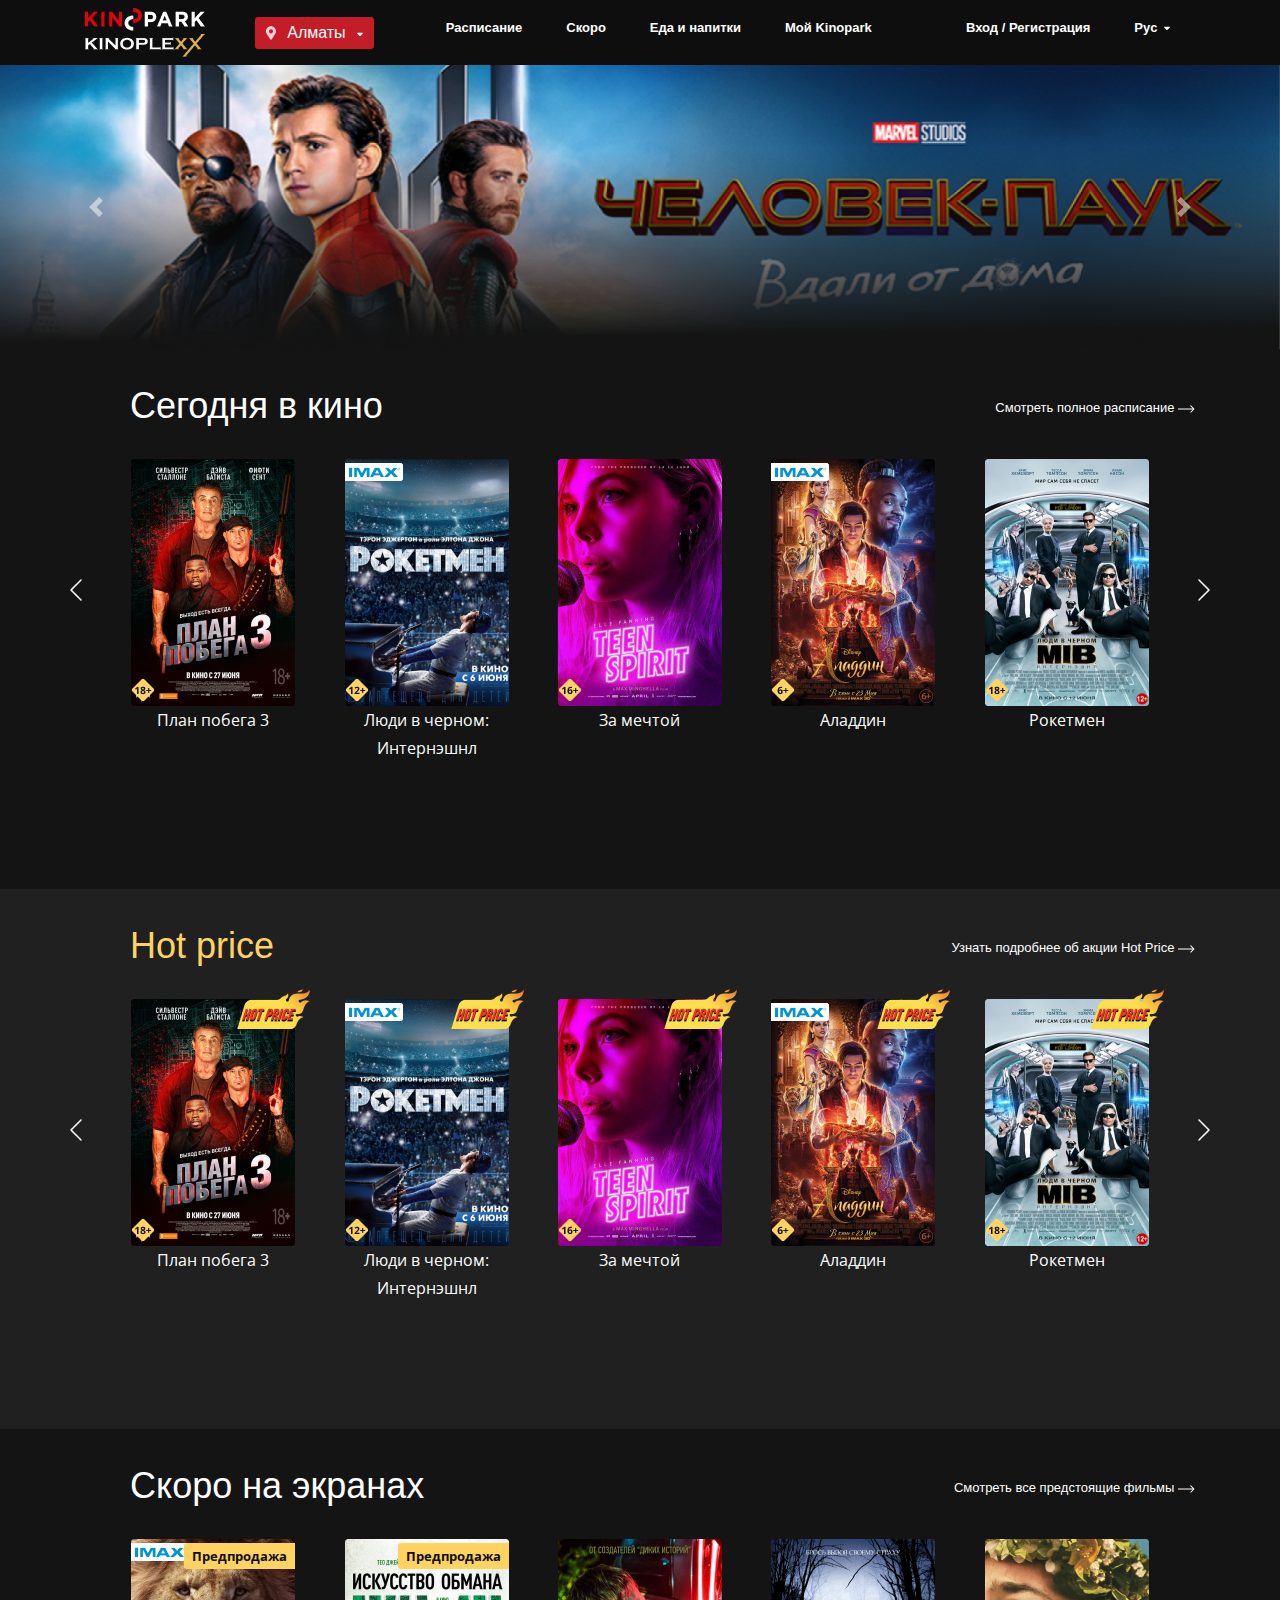
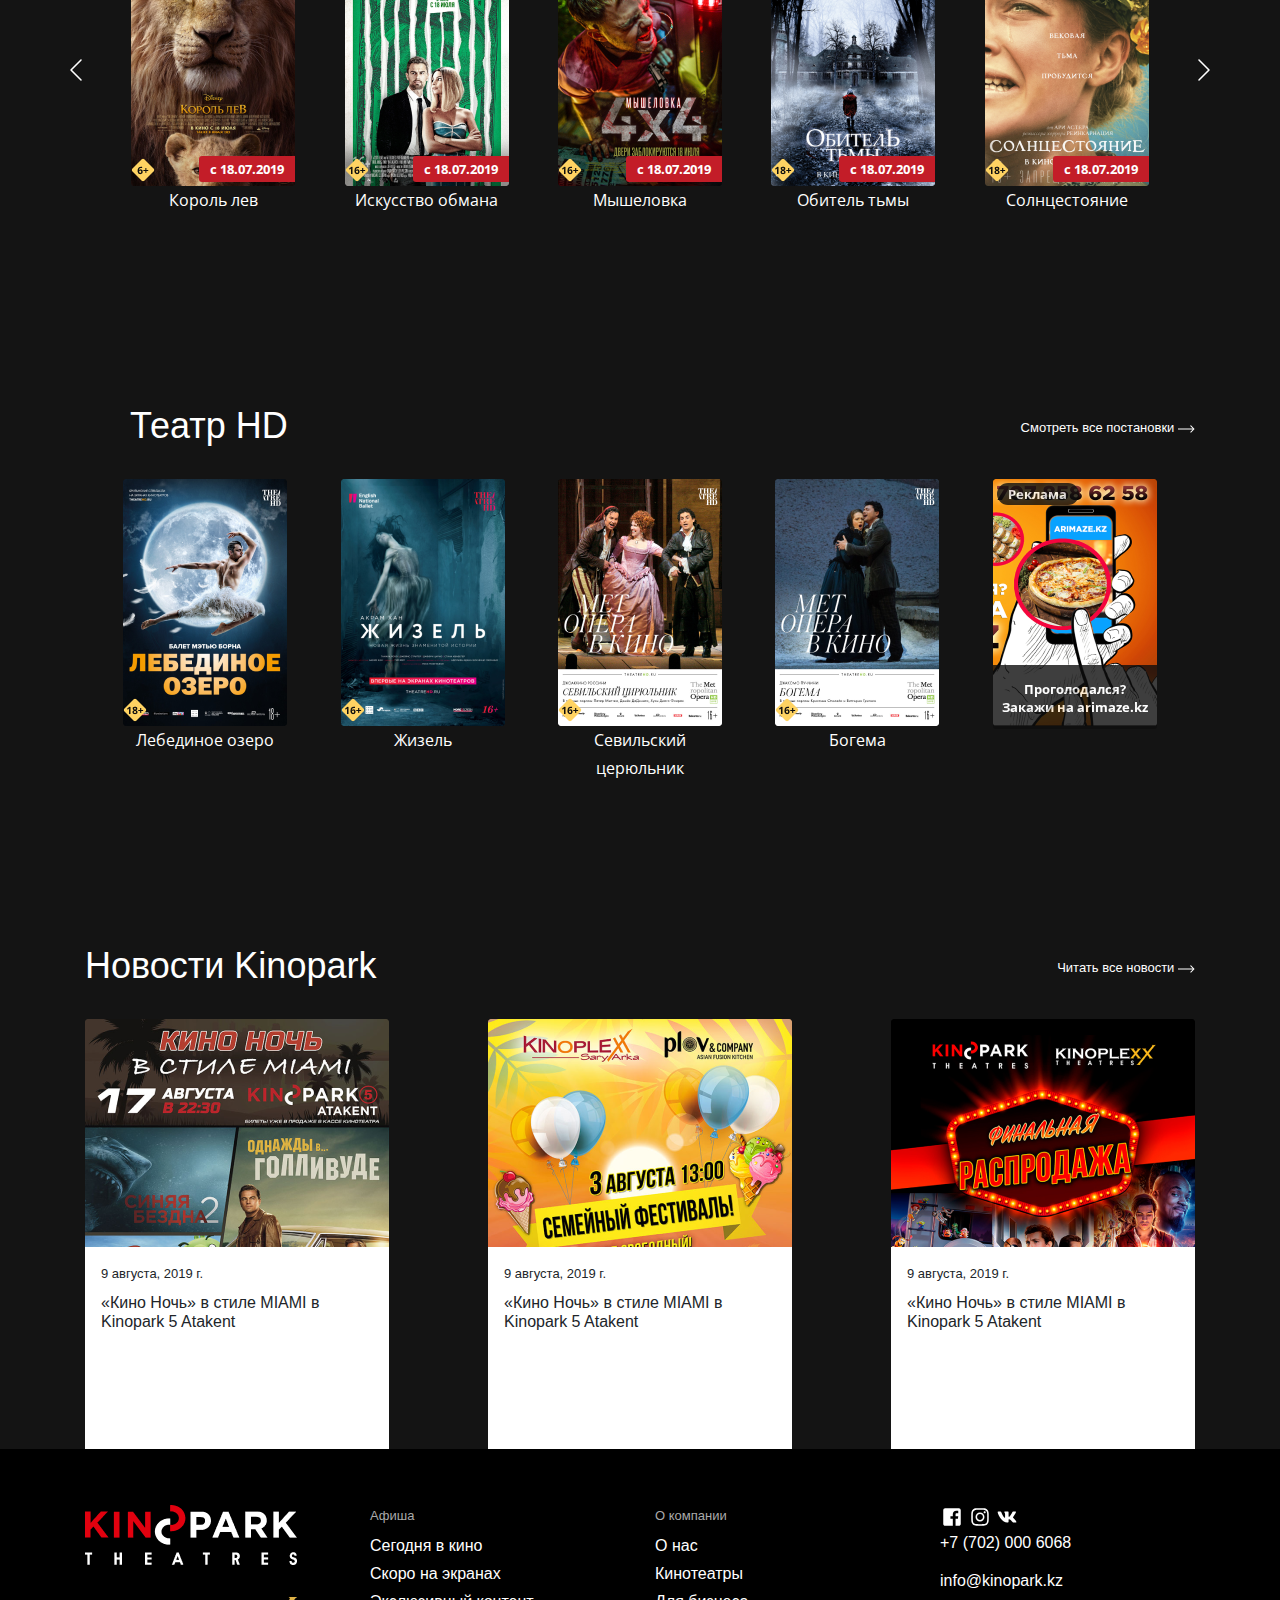
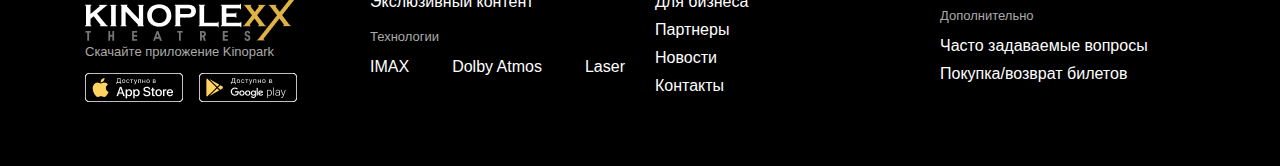
<file: index.html>
<!DOCTYPE html>
<html lang="en">
<head>
    <meta charset="UTF-8">
    <meta name="viewport" content="width=device-width, initial-scale=1.0">
    <meta http-equiv="X-UA-Compatible" content="ie=edge">
    <title>Kinopark</title>
    <link rel="stylesheet" href="style.css">
    <link rel="stylesheet" href="https://stackpath.bootstrapcdn.com/bootstrap/4.4.1/css/bootstrap.min.css" integrity="sha384-Vkoo8x4CGsO3+Hhxv8T/Q5PaXtkKtu6ug5TOeNV6gBiFeWPGFN9MuhOf23Q9Ifjh" crossorigin="anonymous">
    <script src="https://code.jquery.com/jquery-3.4.1.slim.min.js" integrity="sha384-J6qa4849blE2+poT4WnyKhv5vZF5SrPo0iEjwBvKU7imGFAV0wwj1yYfoRSJoZ+n" crossorigin="anonymous"></script>
	<script src="https://cdn.jsdelivr.net/npm/popper.js@1.16.0/dist/umd/popper.min.js" integrity="sha384-Q6E9RHvbIyZFJoft+2mJbHaEWldlvI9IOYy5n3zV9zzTtmI3UksdQRVvoxMfooAo" crossorigin="anonymous"></script>
	<script src="https://stackpath.bootstrapcdn.com/bootstrap/4.4.1/js/bootstrap.min.js" integrity="sha384-wfSDF2E50Y2D1uUdj0O3uMBJnjuUD4Ih7YwaYd1iqfktj0Uod8GCExl3Og8ifwB6" crossorigin="anonymous"></script>
</head>
<body>
    <header>
        <div class="container">
            <nav class="nav-bar">
                <img src="images/logos.png" alt="logo">
                <a href="#" class="header-block__btn button">Алматы</a>
                <ul class="nav-list">
                    <li>
                        <a href="#" class="nav-link">Расписание</a>
                    </li>
                    <li>
                        <a href="#" class="nav-link">Скоро</a>  
                    </li>
                    <li>
                        <a href="#" class="nav-link">Еда и напитки</a>
                    </li>
                    <li>
                        <a href="#" class="nav-link">Мой Kinopark</a>
                    </li>
                </ul>
                <ul class="nav-list">
                    <li>
                        <a href="#" class="nav-link">Вход / Регистрация</a>
                    </li>
					<li>
                        <a href="#" class="nav-link triangle-down">Руc <img src="images/triangle-down-icon.svg"></a>
                    </li>
                </ul>
            </nav>
        </div>
    </header>

   <div id="carouselExampleInterval" class="carousel slide" data-ride="carousel">
	  <div class="carousel-inner">
	    <div class="carousel-item active" data-interval="10000">
	      <img src="images/spider.png" class="d-block w-100" alt="...">
	    </div>
	    <div class="carousel-item" data-interval="2000">
	      <img src="images/spider.png" class="d-block w-100" alt="...">
	    </div>
	    <div class="carousel-item">
	      <img src="images/spider.png" class="d-block w-100" alt="...">
	    </div>
	  </div>
	  <a class="carousel-control-prev" href="#carouselExampleInterval" role="button" data-slide="prev">
	    <span class="carousel-control-prev-icon" aria-hidden="true"></span>
	    <span class="sr-only">Previous</span>
	  </a>
	  <a class="carousel-control-next" href="#carouselExampleInterval" role="button" data-slide="next">
	    <span class="carousel-control-next-icon" aria-hidden="true"></span>
	    <span class="sr-only">Next</span>
	  </a>
	</div>


    	<section class="today-in-cinema">
    		 <div class="container">
    		 	<div class="row main-title">
    		 		<div class="col-md-6">
	                    <h3 class="main-heading">
	                        Сегодня в кино
	                    </h3>
	                </div>
	                <div class="col-md-6">
	                    <a href="#" class="float-md-right main-link">
	                        Смотреть полное расписание
	                        <img src="images/Line.svg" alt="right-line">
	                    </a>
	                </div>
    		 	</div>
    		 	<div class="row image-group ">
    		 		<div class=".col-md-1dot7">
    		 			<div class="image-block-leftline">
    		 				<img src="images/left.svg">
    		 			</div>
    		 		</div>
	                <div class=".col-md-1dot7">
	                    <div class="image-block" >
	                    	<img src="images/planpobega.png">
	                    	<div class="image-block-age-rating">
	                    		<img src="images/age-rating18.png">
	                    	</div>
		                        <div class="image-block-description">
		                            <p class="image-block-description-text">
		                                План побега 3
		                            </p>
		                        </div>
	                    </div>
	                </div>
	                <div class=".col-md-1dot7">
	                    <div class="image-block" >
	                        <img src="images/meninblack.png">
	               	        <div class="image-block-age-rating">
	                    		<img src="images/age-rating12.png">
	                    	</div>
	                    	<div class="image-block-imax">
	                    		<img src="images/imax.png">
	                    	</div>
	                        <div class="image-block-description">
	                            <p class="image-block-description-text">
	                               Люди в черном: Интернэшнл
	                            </p>
	                        </div>
	                    </div>
	                </div>
	                <div class=".col-md-2">
	                    <div class="image-block" >
	                        <img src="images/teenspirit.png">
		                    <div class="image-block-age-rating">
	                    		<img src="images/age-rating16.png">
	                    	</div>
	                        <div class="image-block-description">
	                            <p class="image-block-description-text">
	                                За мечтой
	                            </p>
	                        </div>
	                    </div>
	                </div>
	                <div class=".col-md-1dot7">
	                    <div class="image-block" >
	                    	<img src="images/aladdin.png">
	                    	<div class="image-block-age-rating">
	                    		<img src="images/age-rating6.png">
	                    	</div>        
	                    	<div class="image-block-imax">
	                    		<img src="images/imax.png">
	                    	</div>
	                        <div class="image-block-description">
	                            <p class="image-block-description-text">
	                                Аладдин
	                            </p>
	                        </div>
	                    </div>
	                </div>
	                <div class=".col-md-1dot7">
	                    <div class="image-block" >
	                    	<img src="images/rocketman.png">
	                    	<div class="image-block-age-rating">
	                    		<img src="images/age-rating18.png">
	                    	</div>
	                        <div class="image-block-description">
	                            <p class="image-block-description-text">
	                                Рокетмен
	                            </p>
	                        </div>
	                    </div>
	                </div>	
	                <div class=".col-md-1dot7">
    		 			<div class="image-block-rightline">
    		 				<img src="images/right.svg">
    		 			</div>
    		 		</div>                
	            </div>
    		 </div>
    	</section>



    	<section class="hot-price">
    		 <div class="container">
    		 	<div class="row main-title">
    		 		<div class="col-md-6">
	                    <h3 class="main-heading-hot">
	                        Hot price
	                    </h3>
	                </div>
	                <div class="col-md-6">
	                    <a href="#" class="float-md-right main-link">
	                        Узнать подробнее об акции Hot Price
	                        <img src="images/Line.svg" alt="right-line">
	                    </a>
	                </div>
    		 	</div>
    		 	<div class="row image-group ">
    		 	    <div class=".col-md-1dot7">
    		 			<div class="image-block-leftline">
    		 				<img src="images/left.svg">
    		 			</div>
    		 		</div>
	                <div class=".col-md-1dot7">
	                    <div class="image-block">
	                    	<img src="images/planpobega.png">
	                      	<div class="image-block-age-rating">
	                    		<img src="images/age-rating18.png">
	                    	</div>
	                    	<div class="image-block-hot-price">
	                    		<img src="images/hot-price.png">
	                    	</div>
		                        <div class="image-block-description">
		                            <p class="image-block-description-text">
		                                План побега 3
		                            </p>
		                        </div>
	                    </div>
	                </div>
	                <div class=".col-md-1dot7">
	                    <div class="image-block" >
	                        <img src="images/meninblack.png">
	                    	<div class="image-block-age-rating">
	                    		<img src="images/age-rating12.png">
	                    	</div>
	                    	<div class="image-block-imax">
	                    		<img src="images/imax.png">
	                    	</div>
	                    	<div class="image-block-hot-price">
	                    		<img src="images/hot-price.png">
	                    	</div>
	                        <div class="image-block-description">
	                            <p class="image-block-description-text">
	                               Люди в черном: Интернэшнл
	                            </p>
	                        </div>
	                    </div>
	                </div>
	                <div class=".col-md-1dot7">
	                    <div class="image-block" >
	                        <img src="images/teenspirit.png">
	                      	<div class="image-block-age-rating">
	                    		<img src="images/age-rating16.png">
	                    	</div>
	                    	<div class="image-block-hot-price">
	                    		<img src="images/hot-price.png">
	                    	</div>
	                        <div class="image-block-description">
	                            <p class="image-block-description-text">
	                                За мечтой
	                            </p>
	                        </div>
	                    </div>
	                </div>
	                <div class=".col-md-1dot7">
	                    <div class="image-block" >
	                    	<img src="images/aladdin.png">
	                    	<div class="image-block-age-rating">
	                    		<img src="images/age-rating6.png">
	                    	</div>
	                    	<div class="image-block-imax">
	                    		<img src="images/imax.png">
	                    	</div>
	                    	<div class="image-block-hot-price">
	                    		<img src="images/hot-price.png">
	                    	</div>
	                        <div class="image-block-description">
	                            <p class="image-block-description-text">
	                                Аладдин
	                            </p>
	                        </div>
	                    </div>
	                </div>
	                <div class=".col-md-1dot7">
	                    <div class="image-block" >
	                    	<img src="images/rocketman.png">
	                    	<div class="image-block-hot-price">
	                    		<img src="images/hot-price.png">
	                    	</div>
	                    	<div class="image-block-age-rating">
	                    		<img src="images/age-rating18.png">
	                    	</div>
	                        <div class="image-block-description">
	                            <p class="image-block-description-text">
	                                Рокетмен
	                            </p>
	                        </div>
	                    </div>
	                </div>
	                <div class=".col-md-1dot7">
    		 			<div class="image-block-rightline">
    		 				<img src="images/right.svg">
    		 			</div>
    		 		</div>	                
	            </div>
    		 </div>
    	</section>

    	<section class="soon">
    		 <div class="container">
    		 	<div class="row main-title">
    		 		<div class="col-md-6">
	                    <h3 class="main-heading">
	                        Скоро на экранах
	                    </h3>
	                </div>
	                <div class="col-md-6">
	                    <a href="#" class="float-md-right main-link">
	                        Смотреть все предстоящие фильмы
	                        <img src="images/Line.svg" alt="right-line">
	                    </a>
	                </div>
    		 	</div>
    		 	<div class="row image-group ">
    		 		<div class=".col-md-1dot7">
    		 			<div class="image-block-leftline">
    		 				<img src="images/left.svg">
    		 			</div>
    		 		</div>
	                <div class=".col-md-1dot7">
	                    <div class="image-block" >
	                    	<img src="images/lionking.png">
	                      	<div class="image-block-age-rating">
	                    		<img src="images/age-rating6.png">
	                    	</div>
	                    	<div class="image-block-imax">
	                    		<img src="images/imax.png">
	                    	</div>
	                    	<div class="image-block-presale">
	                    		<p>Предпродажа</p>
	                    	</div>
	                    	<div class="image-block-rectangle">
	                			<p>c 18.07.2019</p>
	                    	</div>
		                        <div class="image-block-description">
		                            <p class="image-block-description-text">
		                                Король лев
		                            </p>
		                        </div>
	                    </div>
	                </div>
	                <div class=".col-md-1dot7">
	                    <div class="image-block" >
	                        <img src="images/art.png">
	                      	<div class="image-block-age-rating">
	                    		<img src="images/age-rating16.png">
	                    	</div>
	                    	<div class="image-block-presale">
	                    		<p>Предпродажа</p>
	                    	</div>
	                    	<div class="image-block-rectangle">
	                			<p>c 18.07.2019</p>
	                    	</div>
	                        <div class="image-block-description">
	                            <p class="image-block-description-text">
	                               Искусство обмана
	                            </p>
	                        </div>
	                    </div>
	                </div>
	                <div class=".col-md-1dot7">
	                    <div class="image-block" >
	                        <img src="images/4x4.png">
	                    	<div class="image-block-rectangle">
	                			<p>c 18.07.2019</p>
	                    	</div>
	                      	<div class="image-block-age-rating">
	                    		<img src="images/age-rating16.png">
	                    	</div>
	                        <div class="image-block-description">
	                            <p class="image-block-description-text">
	                                Мышеловка
	                            </p>
	                        </div>
	                    </div>
	                </div>
	                <div class=".col-md-1dot7">
	                    <div class="image-block" >
	                    	<img src="images/dark.png">
	                    	<div class="image-block-rectangle">
	                			<p>c 18.07.2019</p>
	                    	</div>
	                      	<div class="image-block-age-rating">
	                    		<img src="images/age-rating18.png">
	                    	</div>
	                        <div class="image-block-description">
	                            <p class="image-block-description-text">
	                                Обитель тьмы
	                            </p>
	                        </div>
	                    </div>
	                </div>
	                <div class=".col-md-1dot7">
	                    <div class="image-block" >
	                    	<img src="images/sunstay.png">
	                    	<div class="image-block-rectangle">
	                			<p>c 18.07.2019</p>
	                    	</div>
	                      	<div class="image-block-age-rating">
	                    		<img src="images/age-rating18.png">
	                    	</div>
	                        <div class="image-block-description">
	                            <p class="image-block-description-text">
	                                Солнцестояние
	                            </p>
	                        </div>
	                    </div>
	                </div>	
	                <div class=".col-md-1dot7">
    		 			<div class="image-block-rightline">
    		 				<img src="images/right.svg">
    		 			</div>
    		 		</div>                
	            </div>
    		 </div>
    	</section>

    	<section class="theatre">
    		 <div class="container">
    		 	<div class="row main-title">
    		 		<div class="col-md-6">
	                    <h3 class="main-heading">
	                        Театр HD
	                    </h3>
	                </div>
	                <div class="col-md-6">
	                    <a href="#" class="float-md-right main-link">
	                        Смотреть все постановки
	                        <img src="images/Line.svg" alt="right-line">
	                    </a>
	                </div>
    		 	</div>
    		 	<div class="row image-group ">
    		 		<div class=".col-md-1dot7">

    		 		</div>
	                <div class=".col-md-1dot7">
	                    <div class="image-block" >
	                    	<img src="images/theatre1.png">
	                      	<div class="image-block-age-rating">
	                    		<img src="images/age-rating18.png">
	                    	</div>
		                        <div class="image-block-description">
		                            <p class="image-block-description-text">
		                                Лебединое озеро
		                            </p>
		                        </div>
	                    </div>
	                </div>
	                <div class=".col-md-1dot7">
	                    <div class="image-block" >
	                        <img src="images/theatre2.png">
	                      	<div class="image-block-age-rating">
	                    		<img src="images/age-rating16.png">
	                    	</div>
	                        <div class="image-block-description">
	                            <p class="image-block-description-text">
	                               Жизель
	                            </p>
	                        </div>
	                    </div>
	                </div>
	                <div class=".col-md-1dot7">
	                    <div class="image-block" >
	                        <img src="images/theatre3.png">
	                      	<div class="image-block-age-rating">
	                    		<img src="images/age-rating16.png">
	                    	</div>
	                        <div class="image-block-description">
	                            <p class="image-block-description-text">
	                                Севильский церюльник
	                            </p>
	                        </div>
	                    </div>
	                </div>
	                <div class=".col-md-1dot7">
	                    <div class="image-block" >
	                    	<img src="images/theatre4.png">
	                      	<div class="image-block-age-rating">
	                    		<img src="images/age-rating16.png">
	                    	</div>
	                        <div class="image-block-description">
	                            <p class="image-block-description-text">
	                                Богема
	                            </p>
	                        </div>
	                    </div>
	                </div>
	                <div class=".col-md-1dot7">
	                    <div class="image-block" >
	                    	<img src="images/theatre5.png">
	                 	<div class="market-up">
	                    	<p>Реклама</p>
	                    </div>
	                    <div class="market-down">
	  						<p>Проголодался?<br> Закажи на arimaze.kz</p>                  	
	                    </div>
	                    </div>
	                </div>	 
	  		 		<div class=".col-md-1dot7">
    		 			
    		 		</div>               
	            </div>
    		 </div>
    	</section>

		<section class="news">
	        <div class="container">
	            <div class="row main-title-news">
	                <div class="col-md-6">
	                    <h3 class="main-heading">
	                        Новости Kinopark
	                    </h3>
	                </div>
	                <div class="col-md-6">
	                    <a href="#" class="float-md-right main-link">
	                        Читать все новости
	                        <img src="images/Line.svg" alt="right-line">
	                    </a>
	                </div>
	            </div>
	            <div class="row image-group justify-content-space-between">
	                <div class="col-md-4">
	                    <div class="image-block-news" style="background: url(images/firstNewsImg.png); margin-left: 0;">
	                        <div class="image-block-description-news">
	                            <p class="image-block-description-date">
	                                9 августа, 2019 г.
	                            </p>
	                            <h4 class="image-block-description-heading">
	                                «Кино Ночь» в стиле MIAMI в Kinopark 5 Atakent
	                            </h4>
	                            <p class="image-block-description-text">
	                                17 августа приходите одетыми в стиле MIAMI и получите бесплатный комбо на...
	                            </p>
	                        </div>
	                    </div>
	                </div>
	                <div class="col-md-4">
	                    <div class="image-block-news" style="background: url(images/secondNewsImg.png);">
	                        <div class="image-block-description-news">
	                            <p class="image-block-description-date">
	                                9 августа, 2019 г.
	                            </p>
	                            <h4 class="image-block-description-heading">
	                                «Кино Ночь» в стиле MIAMI в Kinopark 5 Atakent
	                            </h4>
	                            <p class="image-block-description-text">
	                                17 августа приходите одетыми в стиле MIAMI и получите бесплатный комбо на...
	                            </p>
	                        </div>
	                    </div>
	                </div>
	                <div class="col-md-4">
	                    <div class="image-block-news" style="background: url(images/thirdNewsImg.png); margin-right: 0;">
	                        <div class="image-block-description-news">
	                            <p class="image-block-description-date">
	                                9 августа, 2019 г.
	                            </p>
	                            <h4 class="image-block-description-heading">
	                                «Кино Ночь» в стиле MIAMI в Kinopark 5 Atakent
	                            </h4>
	                            <p class="image-block-description-text">
	                                17 августа приходите одетыми в стиле MIAMI и получите бесплатный комбо на...
	                            </p>
	                        </div>
	                    </div>
	                </div>
	            </div>
	        </div>
	    </section>

	    <footer>
        <div class="container">
            <div class="row">
                <div class="col-3">
                    <div class="footer-card">
                        <div class="footer-images">
                            <img src="images/footerlogos.png" alt="kinopark-logo">
                        </div>
                        <p class="footer-text-title">Скачайте приложение Kinopark</p>
                        <div class="footer-apps">
                            <div class="footer-apps-item">
                                <img src="images/appstore.png" alt="apple-logo">
                            </div>
                            <div class="footer-apps-item">
                                <img src="images/googleplay.png" alt="android-logo">
                            </div>
                        </div>
                    </div>
                </div>
                <div class="col-3">
                    <div class="footer-nav">
                        <h4 class="footer-text-title">Афиша</h4>
                        <ul>
                            <li>
                                <a href="#" class="footer-main-text">Сегодня в кино</a>
                            </li>
                            <li>
                                <a href="#" class="footer-main-text">Скоро на экранах</a>
                            </li>
                            <li>
                                <a href="#" class="footer-main-text">Экслюзивный контент</a>
                            </li>
                        </ul>
                    </div>
                    <div class="footer-nav">
                        <h4 class="footer-text-title">Технологии</h4>
                        <ul class="footer-row">
                            <li>
                                <a href="#" class="footer-main-text">IMAX</a>
                            </li>
                            <li>
                                <a href="#" class="footer-main-text">Dolby Atmos</a>
                            </li>
                            <li>
                                <a href="#" class="footer-main-text">Laser</a>
                            </li>
                        </ul>
                    </div>
                </div>
                <div class="col-3">
                    <div class="footer-nav">
                        <h4 class="footer-text-title">О компании</h4>
                        <ul>
                            <li>
                                <a href="#" class="footer-main-text">О нас</a>
                            </li>
                            <li>
                                <a href="#" class="footer-main-text">Кинотеатры</a>
                            </li>
                            <li>
                                <a href="#" class="footer-main-text">Для бизнеса</a>
                            </li>
                            <li>
                                <a href="#" class="footer-main-text">Партнеры</a>
                            </li>
                            <li>
                                <a href="#" class="footer-main-text">Новости</a>
                            </li>
                            <li>
                                <a href="#" class="footer-main-text">Контакты</a>
                            </li>
                        </ul>
                    </div>
                </div>
                <div class="col-3">
                    <div class="footer-contact">
                        <div class="footer-icons">
                        	<a href=""><img src="images/facebook-square.svg"></a>
                        	<a href=""><img src="images/instagram.svg"></a>
                        	<a href=""><img src="images/vk.svg"></a>                        	
                        </div>
                        <p class="footer-main-text">
                            +7 (702) 000 6068
                        </p>
                        <p class="footer-main-text">
                            info@kinopark.kz
                        </p>
                    </div>
                    <div class="footer-nav">
                        <h4 class="footer-text-title">Дополнительно</h4>
                        <ul>
                            <li>
                                <a href="#" class="footer-main-text">Часто задаваемые вопросы</a>
                            </li>
                            <li>
                                <a href="#" class="footer-main-text">Покупка/возврат билетов</a>
                            </li>
                        </ul>
                    </div>
                </div>
            </div>
        </div>
    </footer>    
  </body>
</html>
</file>
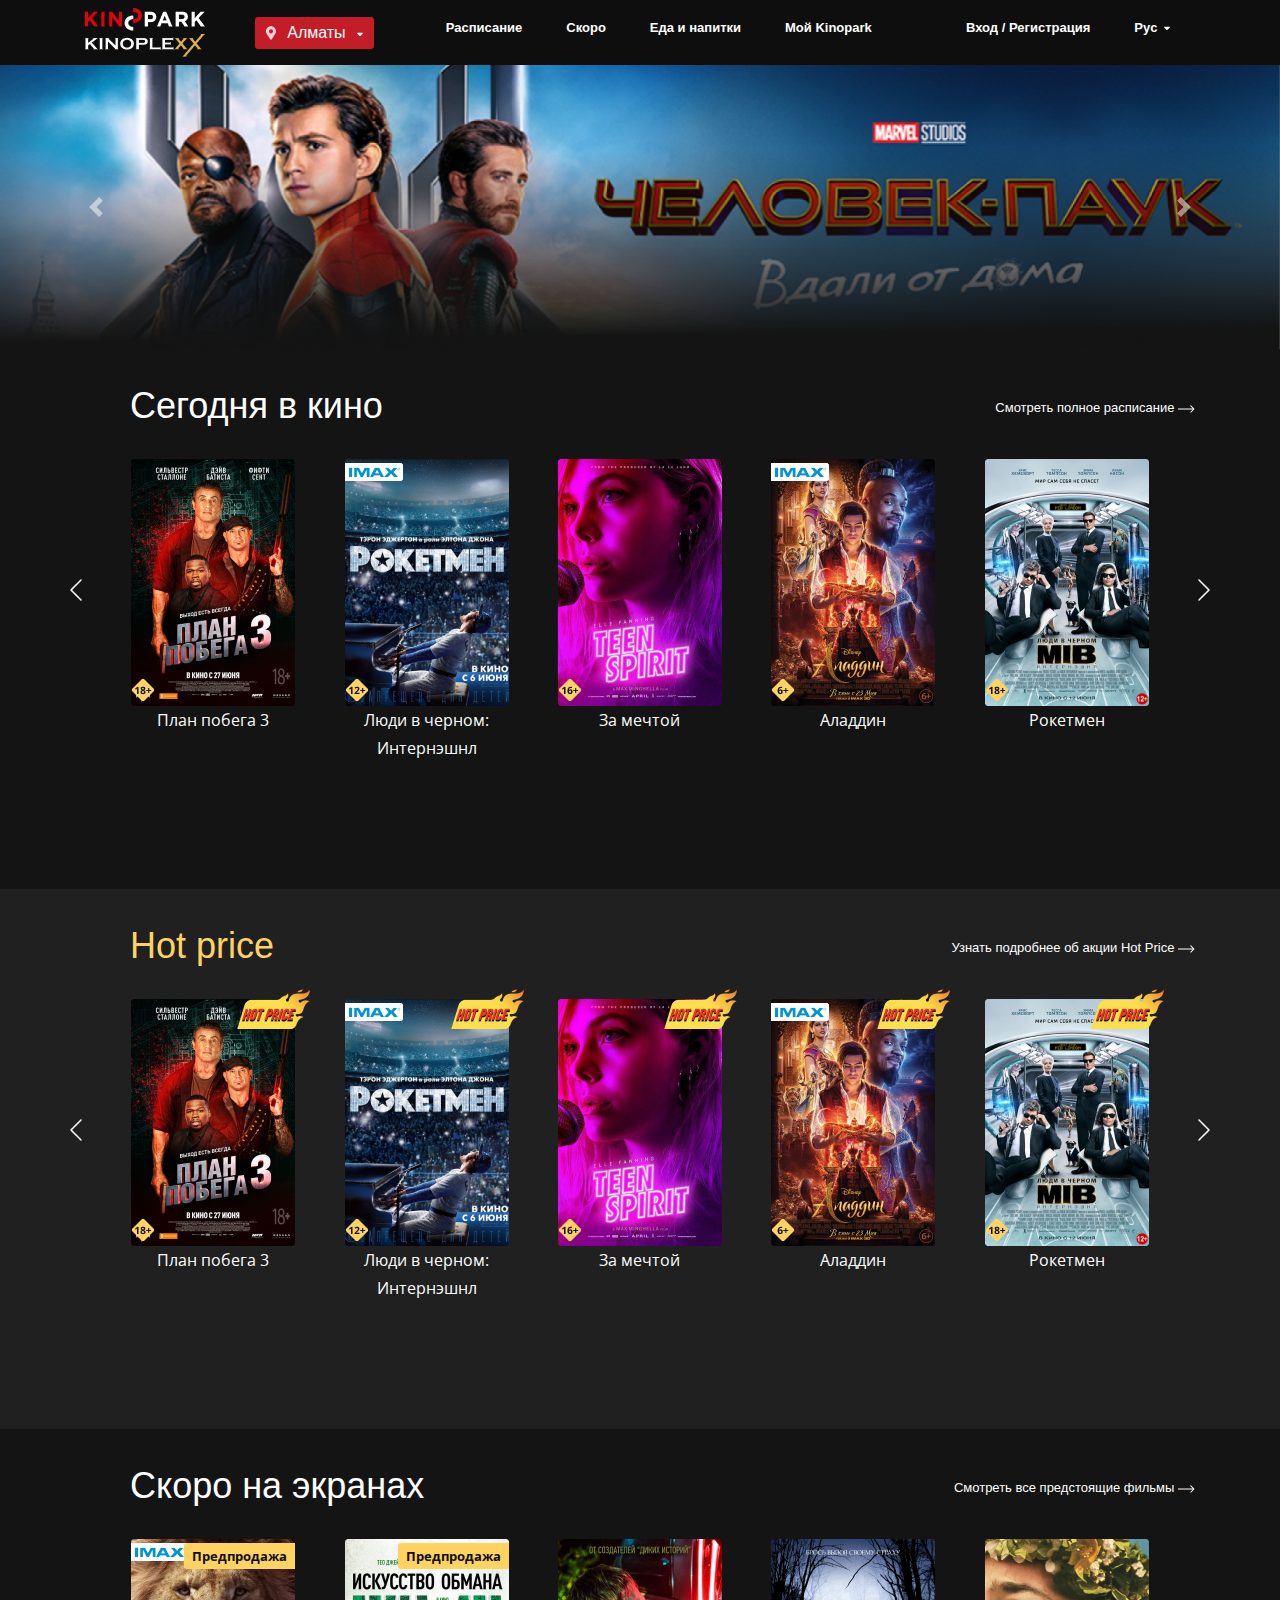
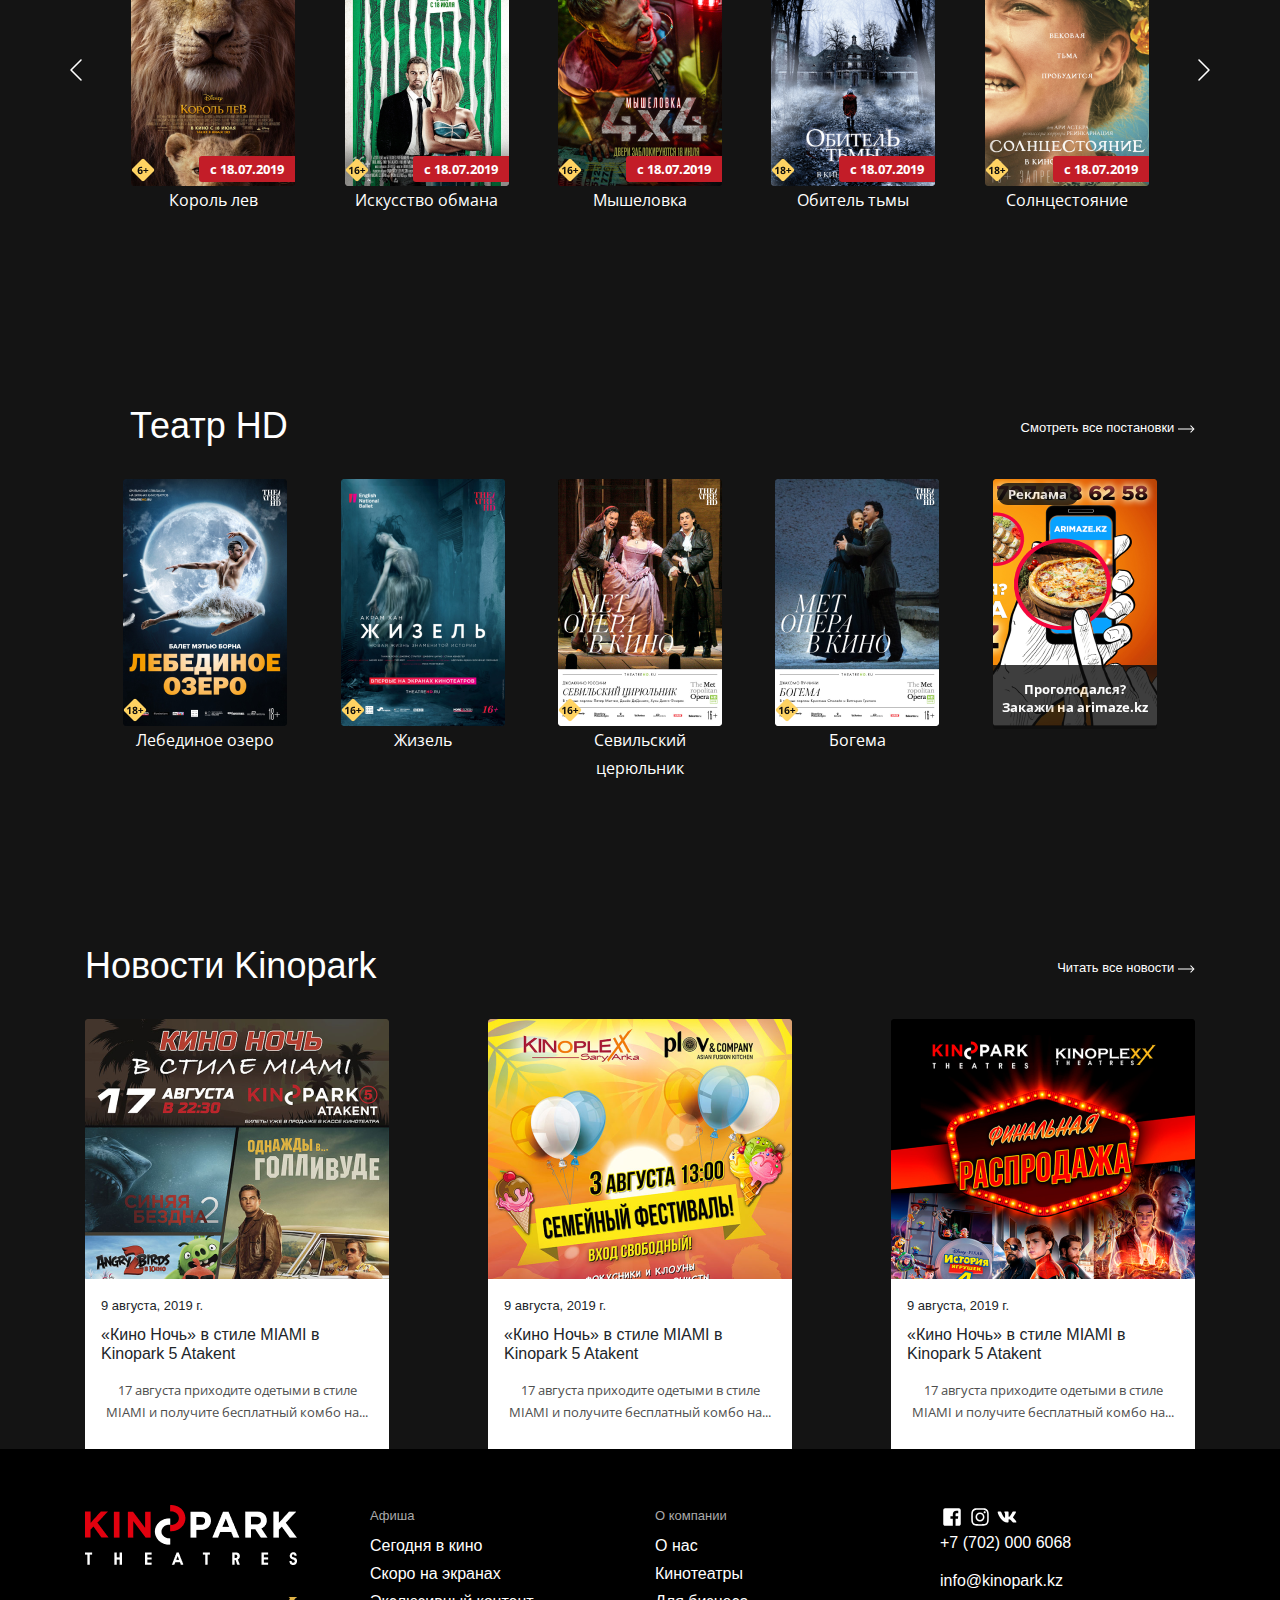
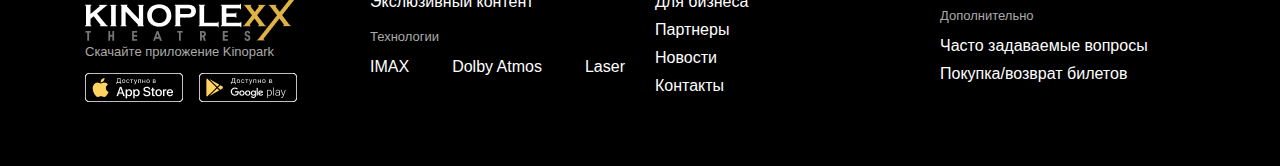
<file: Kinopark/index.html>
<!DOCTYPE html>
<html lang="en">
<head>
    <meta charset="UTF-8">
    <meta name="viewport" content="width=device-width, initial-scale=1.0">
    <meta http-equiv="X-UA-Compatible" content="ie=edge">
    <title>Kinopark</title>
    <link rel="stylesheet" href="style.css">
    <link rel="stylesheet" href="https://stackpath.bootstrapcdn.com/bootstrap/4.4.1/css/bootstrap.min.css" integrity="sha384-Vkoo8x4CGsO3+Hhxv8T/Q5PaXtkKtu6ug5TOeNV6gBiFeWPGFN9MuhOf23Q9Ifjh" crossorigin="anonymous">
    <script src="https://code.jquery.com/jquery-3.4.1.slim.min.js" integrity="sha384-J6qa4849blE2+poT4WnyKhv5vZF5SrPo0iEjwBvKU7imGFAV0wwj1yYfoRSJoZ+n" crossorigin="anonymous"></script>
	<script src="https://cdn.jsdelivr.net/npm/popper.js@1.16.0/dist/umd/popper.min.js" integrity="sha384-Q6E9RHvbIyZFJoft+2mJbHaEWldlvI9IOYy5n3zV9zzTtmI3UksdQRVvoxMfooAo" crossorigin="anonymous"></script>
	<script src="https://stackpath.bootstrapcdn.com/bootstrap/4.4.1/js/bootstrap.min.js" integrity="sha384-wfSDF2E50Y2D1uUdj0O3uMBJnjuUD4Ih7YwaYd1iqfktj0Uod8GCExl3Og8ifwB6" crossorigin="anonymous"></script>
</head>
<body>
    <header>
        <div class="container">
            <nav class="nav-bar">
                <img src="images/logos.png" alt="logo">
                <a href="#" class="header-block__btn button">Алматы</a>
                <ul class="nav-list">
                    <li>
                        <a href="#" class="nav-link">Расписание</a>
                    </li>
                    <li>
                        <a href="#" class="nav-link">Скоро</a>  
                    </li>
                    <li>
                        <a href="#" class="nav-link">Еда и напитки</a>
                    </li>
                    <li>
                        <a href="#" class="nav-link">Мой Kinopark</a>
                    </li>
                </ul>
                <ul class="nav-list">
                    <li>
                        <a href="#" class="nav-link">Вход / Регистрация</a>
                    </li>
					<li>
                        <a href="#" class="nav-link triangle-down">Руc <img src="images/triangle-down-icon.svg"></a>
                    </li>
                </ul>
            </nav>
        </div>
    </header>

   <div id="carouselExampleInterval" class="carousel slide" data-ride="carousel">
	  <div class="carousel-inner">
	    <div class="carousel-item active" data-interval="10000">
	      <img src="images/spider.png" class="d-block w-100" alt="...">
	    </div>
	    <div class="carousel-item" data-interval="2000">
	      <img src="images/spider.png" class="d-block w-100" alt="...">
	    </div>
	    <div class="carousel-item">
	      <img src="images/spider.png" class="d-block w-100" alt="...">
	    </div>
	  </div>
	  <a class="carousel-control-prev" href="#carouselExampleInterval" role="button" data-slide="prev">
	    <span class="carousel-control-prev-icon" aria-hidden="true"></span>
	    <span class="sr-only">Previous</span>
	  </a>
	  <a class="carousel-control-next" href="#carouselExampleInterval" role="button" data-slide="next">
	    <span class="carousel-control-next-icon" aria-hidden="true"></span>
	    <span class="sr-only">Next</span>
	  </a>
	</div>


    	<section class="today-in-cinema">
    		 <div class="container">
    		 	<div class="row main-title">
    		 		<div class="col-md-6">
	                    <h3 class="main-heading">
	                        Сегодня в кино
	                    </h3>
	                </div>
	                <div class="col-md-6">
	                    <a href="#" class="float-md-right main-link">
	                        Смотреть полное расписание
	                        <img src="images/Line.svg" alt="right-line">
	                    </a>
	                </div>
    		 	</div>
    		 	<div class="row image-group">
    		 		<div class=".col-md-1dot7">
    		 			<div class="image-block-leftline">
    		 				<img src="images/left.svg">
    		 			</div>
    		 		</div>
	                <div class=".col-md-1dot7">
	                    <div class="image-block" >
	                    	<img src="images/planpobega.png">
	                    	<div class="image-block-age-rating">
	                    		<img src="images/age-rating18.png">
	                    	</div>
		                        <div class="image-block-description">
		                            <p class="image-block-description-text">
		                                План побега 3
		                            </p>
		                        </div>
	                    </div>
	                </div>
	                <div class=".col-md-1dot7">
	                    <div class="image-block" >
	                        <img src="images/meninblack.png">
	               	        <div class="image-block-age-rating">
	                    		<img src="images/age-rating12.png">
	                    	</div>
	                    	<div class="image-block-imax">
	                    		<img src="images/imax.png">
	                    	</div>
	                        <div class="image-block-description">
	                            <p class="image-block-description-text">
	                               Люди в черном: Интернэшнл
	                            </p>
	                        </div>
	                    </div>
	                </div>
	                <div class=".col-md-1dot7">
	                    <div class="image-block" >
	                        <img src="images/teenspirit.png">
		                    <div class="image-block-age-rating">
	                    		<img src="images/age-rating16.png">
	                    	</div>
	                        <div class="image-block-description">
	                            <p class="image-block-description-text">
	                                За мечтой
	                            </p>
	                        </div>
	                    </div>
	                </div>
	                <div class=".col-md-1dot7">
	                    <div class="image-block" >
	                    	<img src="images/aladdin.png">
	                    	<div class="image-block-age-rating">
	                    		<img src="images/age-rating6.png">
	                    	</div>        
	                    	<div class="image-block-imax">
	                    		<img src="images/imax.png">
	                    	</div>
	                        <div class="image-block-description">
	                            <p class="image-block-description-text">
	                                Аладдин
	                            </p>
	                        </div>
	                    </div>
	                </div>
	                <div class=".col-md-1dot7">
	                    <div class="image-block" >
	                    	<img src="images/rocketman.png">
	                    	<div class="image-block-age-rating">
	                    		<img src="images/age-rating18.png">
	                    	</div>
	                        <div class="image-block-description">
	                            <p class="image-block-description-text">
	                                Рокетмен
	                            </p>
	                        </div>
	                    </div>
	                </div>	
	                <div class=".col-md-1dot7">
    		 			<div class="image-block-rightline">
    		 				<img src="images/right.svg">
    		 			</div>
    		 		</div>                
	            </div>
    		 </div>
    	</section>



    	<section class="hot-price">
    		 <div class="container">
    		 	<div class="row main-title">
    		 		<div class="col-md-6">
	                    <h3 class="main-heading-hot">
	                        Hot price
	                    </h3>
	                </div>
	                <div class="col-md-6">
	                    <a href="#" class="float-md-right main-link">
	                        Узнать подробнее об акции Hot Price
	                        <img src="images/Line.svg" alt="right-line">
	                    </a>
	                </div>
    		 	</div>
    		 	<div class="row image-group ">
    		 	    <div class=".col-md-1dot7">
    		 			<div class="image-block-leftline">
    		 				<img src="images/left.svg">
    		 			</div>
    		 		</div>
	                <div class=".col-md-1dot7">
	                    <div class="image-block">
	                    	<img src="images/planpobega.png">
	                      	<div class="image-block-age-rating">
	                    		<img src="images/age-rating18.png">
	                    	</div>
	                    	<div class="image-block-hot-price">
	                    		<img src="images/hot-price.png">
	                    	</div>
		                        <div class="image-block-description">
		                            <p class="image-block-description-text">
		                                План побега 3
		                            </p>
		                        </div>
	                    </div>
	                </div>
	                <div class=".col-md-1dot7">
	                    <div class="image-block" >
	                        <img src="images/meninblack.png">
	                    	<div class="image-block-age-rating">
	                    		<img src="images/age-rating12.png">
	                    	</div>
	                    	<div class="image-block-imax">
	                    		<img src="images/imax.png">
	                    	</div>
	                    	<div class="image-block-hot-price">
	                    		<img src="images/hot-price.png">
	                    	</div>
	                        <div class="image-block-description">
	                            <p class="image-block-description-text">
	                               Люди в черном: Интернэшнл
	                            </p>
	                        </div>
	                    </div>
	                </div>
	                <div class=".col-md-1dot7">
	                    <div class="image-block" >
	                        <img src="images/teenspirit.png">
	                      	<div class="image-block-age-rating">
	                    		<img src="images/age-rating16.png">
	                    	</div>
	                    	<div class="image-block-hot-price">
	                    		<img src="images/hot-price.png">
	                    	</div>
	                        <div class="image-block-description">
	                            <p class="image-block-description-text">
	                                За мечтой
	                            </p>
	                        </div>
	                    </div>
	                </div>
	                <div class=".col-md-1dot7">
	                    <div class="image-block" >
	                    	<img src="images/aladdin.png">
	                    	<div class="image-block-age-rating">
	                    		<img src="images/age-rating6.png">
	                    	</div>
	                    	<div class="image-block-imax">
	                    		<img src="images/imax.png">
	                    	</div>
	                    	<div class="image-block-hot-price">
	                    		<img src="images/hot-price.png">
	                    	</div>
	                        <div class="image-block-description">
	                            <p class="image-block-description-text">
	                                Аладдин
	                            </p>
	                        </div>
	                    </div>
	                </div>
	                <div class=".col-md-1dot7">
	                    <div class="image-block" >
	                    	<img src="images/rocketman.png">
	                    	<div class="image-block-hot-price">
	                    		<img src="images/hot-price.png">
	                    	</div>
	                    	<div class="image-block-age-rating">
	                    		<img src="images/age-rating18.png">
	                    	</div>
	                        <div class="image-block-description">
	                            <p class="image-block-description-text">
	                                Рокетмен
	                            </p>
	                        </div>
	                    </div>
	                </div>
	                <div class=".col-md-1dot7">
    		 			<div class="image-block-rightline">
    		 				<img src="images/right.svg">
    		 			</div>
    		 		</div>	                
	            </div>
    		 </div>
    	</section>

    	<section class="soon">
    		 <div class="container">
    		 	<div class="row main-title">
    		 		<div class="col-md-6">
	                    <h3 class="main-heading">
	                        Скоро на экранах
	                    </h3>
	                </div>
	                <div class="col-md-6">
	                    <a href="#" class="float-md-right main-link">
	                        Смотреть все предстоящие фильмы
	                        <img src="images/Line.svg" alt="right-line">
	                    </a>
	                </div>
    		 	</div>
    		 	<div class="row image-group ">
    		 		<div class=".col-md-1dot7">
    		 			<div class="image-block-leftline">
    		 				<img src="images/left.svg">
    		 			</div>
    		 		</div>
	                <div class=".col-md-1dot7">
	                    <div class="image-block" >
	                    	<img src="images/lionking.png">
	                      	<div class="image-block-age-rating">
	                    		<img src="images/age-rating6.png">
	                    	</div>
	                    	<div class="image-block-imax">
	                    		<img src="images/imax.png">
	                    	</div>
	                    	<div class="image-block-presale">
	                    		<p>Предпродажа</p>
	                    	</div>
	                    	<div class="image-block-rectangle">
	                			<p>c 18.07.2019</p>
	                    	</div>
		                        <div class="image-block-description">
		                            <p class="image-block-description-text">
		                                Король лев
		                            </p>
		                        </div>
	                    </div>
	                </div>
	                <div class=".col-md-1dot7">
	                    <div class="image-block" >
	                        <img src="images/art.png">
	                      	<div class="image-block-age-rating">
	                    		<img src="images/age-rating16.png">
	                    	</div>
	                    	<div class="image-block-presale">
	                    		<p>Предпродажа</p>
	                    	</div>
	                    	<div class="image-block-rectangle">
	                			<p>c 18.07.2019</p>
	                    	</div>
	                        <div class="image-block-description">
	                            <p class="image-block-description-text">
	                               Искусство обмана
	                            </p>
	                        </div>
	                    </div>
	                </div>
	                <div class=".col-md-1dot7">
	                    <div class="image-block" >
	                        <img src="images/4x4.png">
	                    	<div class="image-block-rectangle">
	                			<p>c 18.07.2019</p>
	                    	</div>
	                      	<div class="image-block-age-rating">
	                    		<img src="images/age-rating16.png">
	                    	</div>
	                        <div class="image-block-description">
	                            <p class="image-block-description-text">
	                                Мышеловка
	                            </p>
	                        </div>
	                    </div>
	                </div>
	                <div class=".col-md-1dot7">
	                    <div class="image-block" >
	                    	<img src="images/dark.png">
	                    	<div class="image-block-rectangle">
	                			<p>c 18.07.2019</p>
	                    	</div>
	                      	<div class="image-block-age-rating">
	                    		<img src="images/age-rating18.png">
	                    	</div>
	                        <div class="image-block-description">
	                            <p class="image-block-description-text">
	                                Обитель тьмы
	                            </p>
	                        </div>
	                    </div>
	                </div>
	                <div class=".col-md-1dot7">
	                    <div class="image-block" >
	                    	<img src="images/sunstay.png">
	                    	<div class="image-block-rectangle">
	                			<p>c 18.07.2019</p>
	                    	</div>
	                      	<div class="image-block-age-rating">
	                    		<img src="images/age-rating18.png">
	                    	</div>
	                        <div class="image-block-description">
	                            <p class="image-block-description-text">
	                                Солнцестояние
	                            </p>
	                        </div>
	                    </div>
	                </div>	
	                <div class=".col-md-1dot7">
    		 			<div class="image-block-rightline">
    		 				<img src="images/right.svg">
    		 			</div>
    		 		</div>                
	            </div>
    		 </div>
    	</section>

    	<section class="theatre">
    		 <div class="container">
    		 	<div class="row main-title">
    		 		<div class="col-md-6">
	                    <h3 class="main-heading">
	                        Театр HD
	                    </h3>
	                </div>
	                <div class="col-md-6">
	                    <a href="#" class="float-md-right main-link">
	                        Смотреть все постановки
	                        <img src="images/Line.svg" alt="right-line">
	                    </a>
	                </div>
    		 	</div>
    		 	<div class="row image-group ">
    		 		<div class=".col-md-1dot7">

    		 		</div>
	                <div class=".col-md-1dot7">
	                    <div class="image-block" >
	                    	<img src="images/theatre1.png">
	                      	<div class="image-block-age-rating">
	                    		<img src="images/age-rating18.png">
	                    	</div>
		                        <div class="image-block-description">
		                            <p class="image-block-description-text">
		                                Лебединое озеро
		                            </p>
		                        </div>
	                    </div>
	                </div>
	                <div class=".col-md-1dot7">
	                    <div class="image-block" >
	                        <img src="images/theatre2.png">
	                      	<div class="image-block-age-rating">
	                    		<img src="images/age-rating16.png">
	                    	</div>
	                        <div class="image-block-description">
	                            <p class="image-block-description-text">
	                               Жизель
	                            </p>
	                        </div>
	                    </div>
	                </div>
	                <div class=".col-md-1dot7">
	                    <div class="image-block" >
	                        <img src="images/theatre3.png">
	                      	<div class="image-block-age-rating">
	                    		<img src="images/age-rating16.png">
	                    	</div>
	                        <div class="image-block-description">
	                            <p class="image-block-description-text">
	                                Севильский церюльник
	                            </p>
	                        </div>
	                    </div>
	                </div>
	                <div class=".col-md-1dot7">
	                    <div class="image-block" >
	                    	<img src="images/theatre4.png">
	                      	<div class="image-block-age-rating">
	                    		<img src="images/age-rating16.png">
	                    	</div>
	                        <div class="image-block-description">
	                            <p class="image-block-description-text">
	                                Богема
	                            </p>
	                        </div>
	                    </div>
	                </div>
	                <div class=".col-md-1dot7">
	                    <div class="image-block" >
	                    	<img src="images/theatre5.png">
	                 	<div class="market-up">
	                    	<p>Реклама</p>
	                    </div>
	                    <div class="market-down">
	  						<p>Проголодался?<br> Закажи на arimaze.kz</p>                  	
	                    </div>
	                    </div>
	                </div>	 
	  		 		<div class=".col-md-1dot7">
    		 			
    		 		</div>               
	            </div>
    		 </div>
    	</section>

		<section class="news">
	        <div class="container">
	            <div class="row main-title-news">
	                <div class="col-md-6">
	                    <h3 class="main-heading">
	                        Новости Kinopark
	                    </h3>
	                </div>
	                <div class="col-md-6">
	                    <a href="#" class="float-md-right main-link">
	                        Читать все новости
	                        <img src="images/Line.svg" alt="right-line">
	                    </a>
	                </div>
	            </div>
	            <div class="row image-group justify-content-space-between">
	                <div class="col-md-4">
	                    <div class="image-block-news" style="background: url(images/firstNewsImg.png); margin-left: 0;">
	                        <div class="image-block-description-news">
	                            <p class="image-block-description-date">
	                                9 августа, 2019 г.
	                            </p>
	                            <h4 class="image-block-description-heading">
	                                «Кино Ночь» в стиле MIAMI в Kinopark 5 Atakent
	                            </h4>
	                            <p class="image-block-description-text-news">
	                                17 августа приходите одетыми в стиле MIAMI и получите бесплатный комбо на...
	                            </p>
	                        </div>
	                    </div>
	                </div>
	                <div class="col-md-4">
	                    <div class="image-block-news" style="background: url(images/secondNewsImg.png);">
	                        <div class="image-block-description-news">
	                            <p class="image-block-description-date">
	                                9 августа, 2019 г.
	                            </p>
	                            <h4 class="image-block-description-heading">
	                                «Кино Ночь» в стиле MIAMI в Kinopark 5 Atakent
	                            </h4>
	                            <p class="image-block-description-text-news">
	                                17 августа приходите одетыми в стиле MIAMI и получите бесплатный комбо на...
	                            </p>
	                        </div>
	                    </div>
	                </div>
	                <div class="col-md-4">
	                    <div class="image-block-news" style="background: url(images/thirdNewsImg.png); margin-right: 0;">
	                        <div class="image-block-description-news">
	                            <p class="image-block-description-date">
	                                9 августа, 2019 г.
	                            </p>
	                            <h4 class="image-block-description-heading">
	                                «Кино Ночь» в стиле MIAMI в Kinopark 5 Atakent
	                            </h4>
	                            <p class="image-block-description-text-news">
	                                17 августа приходите одетыми в стиле MIAMI и получите бесплатный комбо на...
	                            </p>
	                        </div>
	                    </div>
	                </div>
	            </div>
	        </div>
	    </section>

	    <footer>
        <div class="container">
            <div class="row">
                <div class="col-3">
                    <div class="footer-card">
                        <div class="footer-images">
                            <img src="images/footerlogos.png" alt="kinopark-logo">
                        </div>
                        <p class="footer-text-title">Скачайте приложение Kinopark</p>
                        <div class="footer-apps">
                            <div class="footer-apps-item">
                                <img src="images/appstore.png" alt="apple-logo">
                            </div>
                            <div class="footer-apps-item">
                                <img src="images/googleplay.png" alt="android-logo">
                            </div>
                        </div>
                    </div>
                </div>
                <div class="col-3">
                    <div class="footer-nav">
                        <h4 class="footer-text-title">Афиша</h4>
                        <ul>
                            <li>
                                <a href="#" class="footer-main-text">Сегодня в кино</a>
                            </li>
                            <li>
                                <a href="#" class="footer-main-text">Скоро на экранах</a>
                            </li>
                            <li>
                                <a href="#" class="footer-main-text">Экслюзивный контент</a>
                            </li>
                        </ul>
                    </div>
                    <div class="footer-nav">
                        <h4 class="footer-text-title">Технологии</h4>
                        <ul class="footer-row">
                            <li>
                                <a href="#" class="footer-main-text">IMAX</a>
                            </li>
                            <li>
                                <a href="#" class="footer-main-text">Dolby Atmos</a>
                            </li>
                            <li>
                                <a href="#" class="footer-main-text">Laser</a>
                            </li>
                        </ul>
                    </div>
                </div>
                <div class="col-3">
                    <div class="footer-nav">
                        <h4 class="footer-text-title">О компании</h4>
                        <ul>
                            <li>
                                <a href="#" class="footer-main-text">О нас</a>
                            </li>
                            <li>
                                <a href="#" class="footer-main-text">Кинотеатры</a>
                            </li>
                            <li>
                                <a href="#" class="footer-main-text">Для бизнеса</a>
                            </li>
                            <li>
                                <a href="#" class="footer-main-text">Партнеры</a>
                            </li>
                            <li>
                                <a href="#" class="footer-main-text">Новости</a>
                            </li>
                            <li>
                                <a href="#" class="footer-main-text">Контакты</a>
                            </li>
                        </ul>
                    </div>
                </div>
                <div class="col-3">
                    <div class="footer-contact">
                        <div class="footer-icons">
                        	<a href=""><img src="images/facebook-square.svg"></a>
                        	<a href=""><img src="images/instagram.svg"></a>
                        	<a href=""><img src="images/vk.svg"></a>                        	
                        </div>
                        <p class="footer-main-text">
                            +7 (702) 000 6068
                        </p>
                        <p class="footer-main-text">
                            info@kinopark.kz
                        </p>
                    </div>
                    <div class="footer-nav">
                        <h4 class="footer-text-title">Дополнительно</h4>
                        <ul>
                            <li>
                                <a href="#" class="footer-main-text">Часто задаваемые вопросы</a>
                            </li>
                            <li>
                                <a href="#" class="footer-main-text">Покупка/возврат билетов</a>
                            </li>
                        </ul>
                    </div>
                </div>
            </div>
        </div>
    </footer> 
  </body>
</html>
</file>
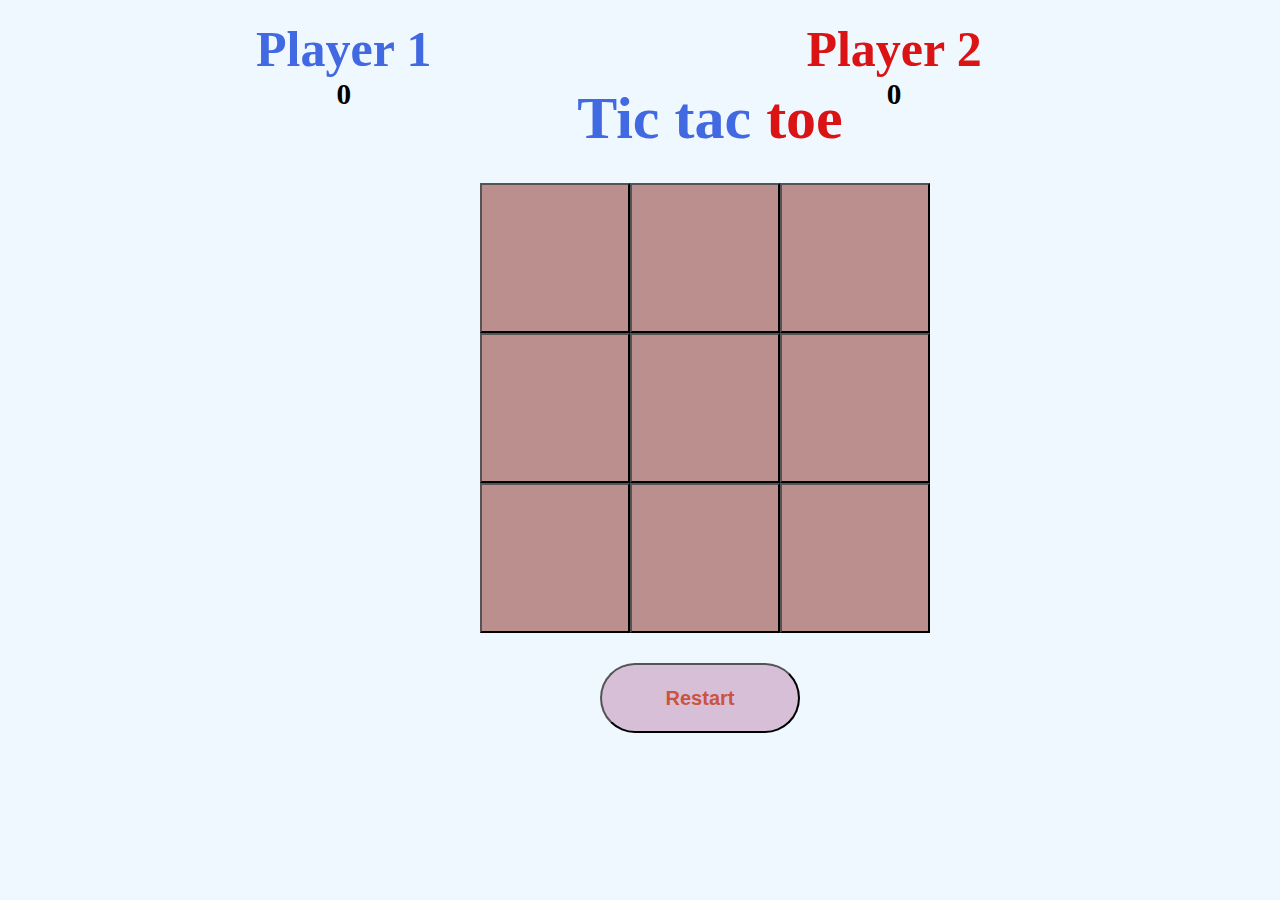
<file: Tic tac toe/index.html>
<!DOCTYPE html>
<html lang="en">
<head>
    <meta charset="UTF-8">
    <meta name="viewport" content="width=device-width, initial-scale=1.0">
    <link rel="stylesheet" href="style.css">
    <title>Tic tac toe</title>
</head>
<body>
    <div class="player-score-container">
        <h2 id="draw-id"></h2>
        <div class="player-0">
            <h1 class="player-0-header" id="name-0">Player 1</h1>
            <h3 class="global-score-0">0</h3>
        </div>
        <div class="player-1">
            <h1 class="player-1-header" id="name-1">Player 2</h1>
            <h3 class="global-score-1">0</h3>
        </div>
    </div>

    <div class="container">
        <h1 class="header"><span style="color: royalblue;">Tic</span> <span style="color: royalblue;">tac</span> <span style=" color:rgb(218, 20, 20);">toe</span></h1>
        <div class="container-btn">
            <button class="btn" onclick="pressBtn(event)" position="0 0" id="btn-1"></button>
            <button class="btn" onclick="pressBtn(event)" position="0 1" id="btn-2"></button>
            <button class="btn" onclick="pressBtn(event)" position="0 2" id="btn-3"></button>
            <button class="btn" onclick="pressBtn(event)" position="1 0" id="btn-4"></button>
            <button class="btn" onclick="pressBtn(event)" position="1 1" id="btn-5"></button>
            <button class="btn" onclick="pressBtn(event)" position="1 2" id="btn-6"></button>
            <button class="btn" onclick="pressBtn(event)" position="2 0" id="btn-7"></button>
            <button class="btn" onclick="pressBtn(event)" position="2 1" id="btn-8"></button>
            <button class="btn" onclick="pressBtn(event)" position="2 2" id="btn-9"></button>
        </div>
    </div>

    <button class="btn-restart" onclick="pressRestart(event)">Restart</button>
    <script src="main.js"></script>
</body>
</html>
</file>
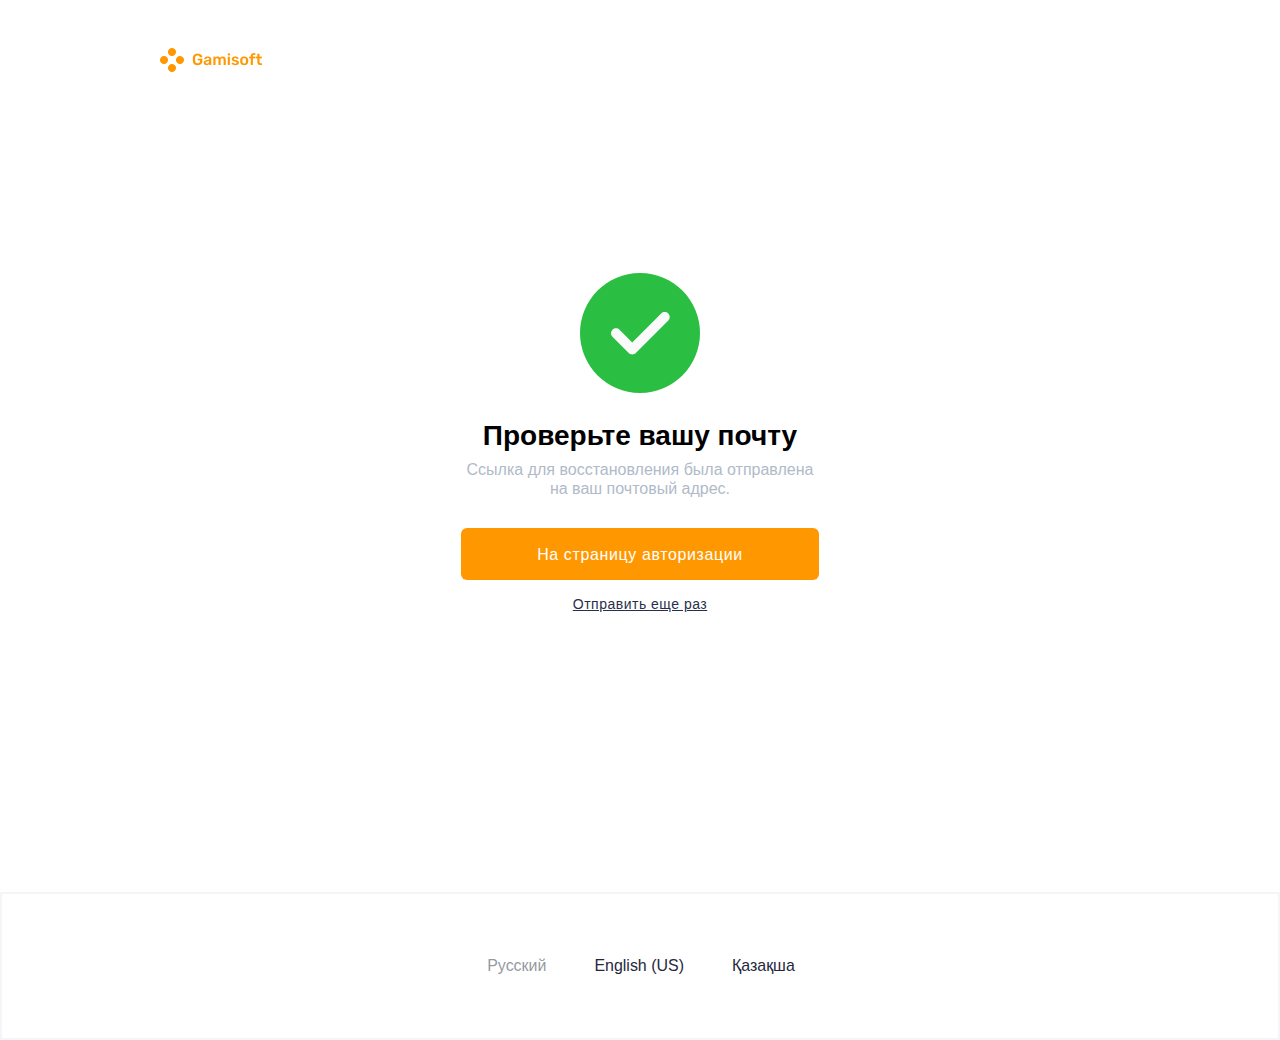
<file: Gamisoft/checkmail.html>
<!DOCTYPE html>
<html>
<head>
	<title>Check mail</title>
	<link rel="stylesheet" type="text/css" href="style-check.css">
</head>
<body>

	<img src="images/logo-on-white.png" style="margin-left: 160px; margin-top: 48px;">

	<div class="container-check">
		<div class="check-mail">
			<img src="images/done.svg">
			<h1 class="check-heading">Проверьте вашу почту</h1>
			<p class="check-paragraph">Ссылка для восстановления была отправлена на ваш почтовый адрес.</p>
			<input type="submit" class="submit" name="submit" value="На страницу авторизации">
			<a href="#" class="send-again-check">Отправить еще раз</a>
		</div>
	</div>

	<footer class="footer">

			<a href="#" class="footer-link" style="opacity: 0.48; margin-left:50px; ">Русский</a>
			<a href="#" class="footer-link">English (US)</a>
			<a href="#" class="footer-link">Қазақша</a>

	</footer>
</body>
</html>
</file>
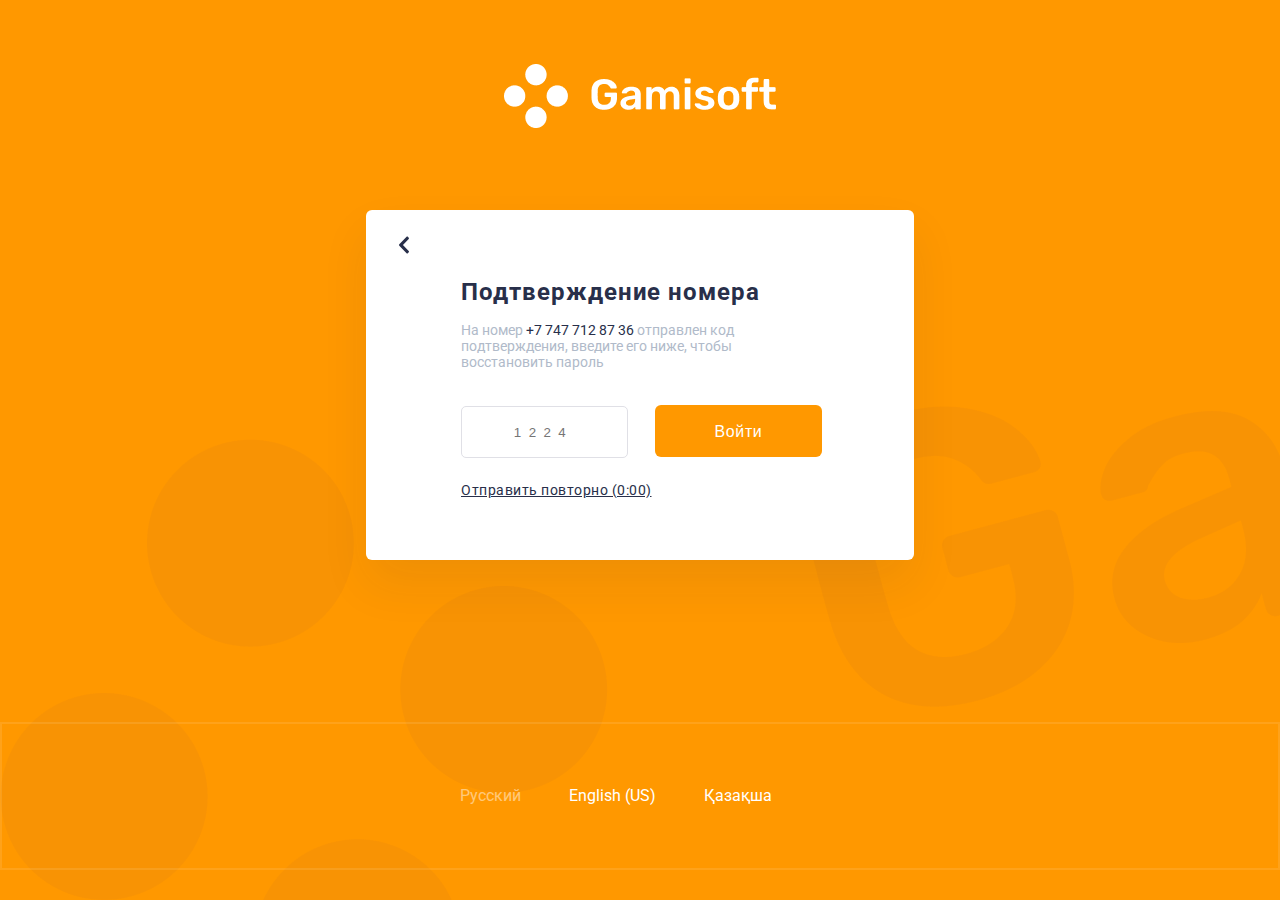
<file: Gamisoft/phone-code.html>
<!DOCTYPE html>
<html>
<head>
	<title>Code for number</title>
	<link rel="stylesheet" type="text/css" href="style.css">
</head>
<body>
<div class="container-head">
	<div class="header">
		<img src="images/logo.png" alt="logo">
	</div>
</div>


<form class="container-phone-code">
		<div class="phone-code-block">
			<img src="images/arrow-left.svg">
			
				<h1 class="phone-code-heading">Подтверждение номера</h1>
				<div class="for-p">
					<p class="phone-code-paragraph">На номер <span>+7 747 712  87  36</span> отправлен код подтверждения, введите его ниже, чтобы восстановить пароль<p>
				</div>
				<div class="code-submit-div">
					<input type="text" class="sms-code" name="code" placeholder="              1  2  2  4">
					<input type="submit" class="submit-code" value="Войти" >
				</div>
				<a href="#" class="send-again">Отправить повторно (0:00)</a>
		</div>
	</form>

<footer class="footer">
			<a href="#" class="footer-link" style="opacity: 0.48;">Русский</a>
			<a href="#" class="footer-link">English (US)</a>
			<a href="#" class="footer-link">Қазақша</a>
</footer>

</body>
</html>
</file>
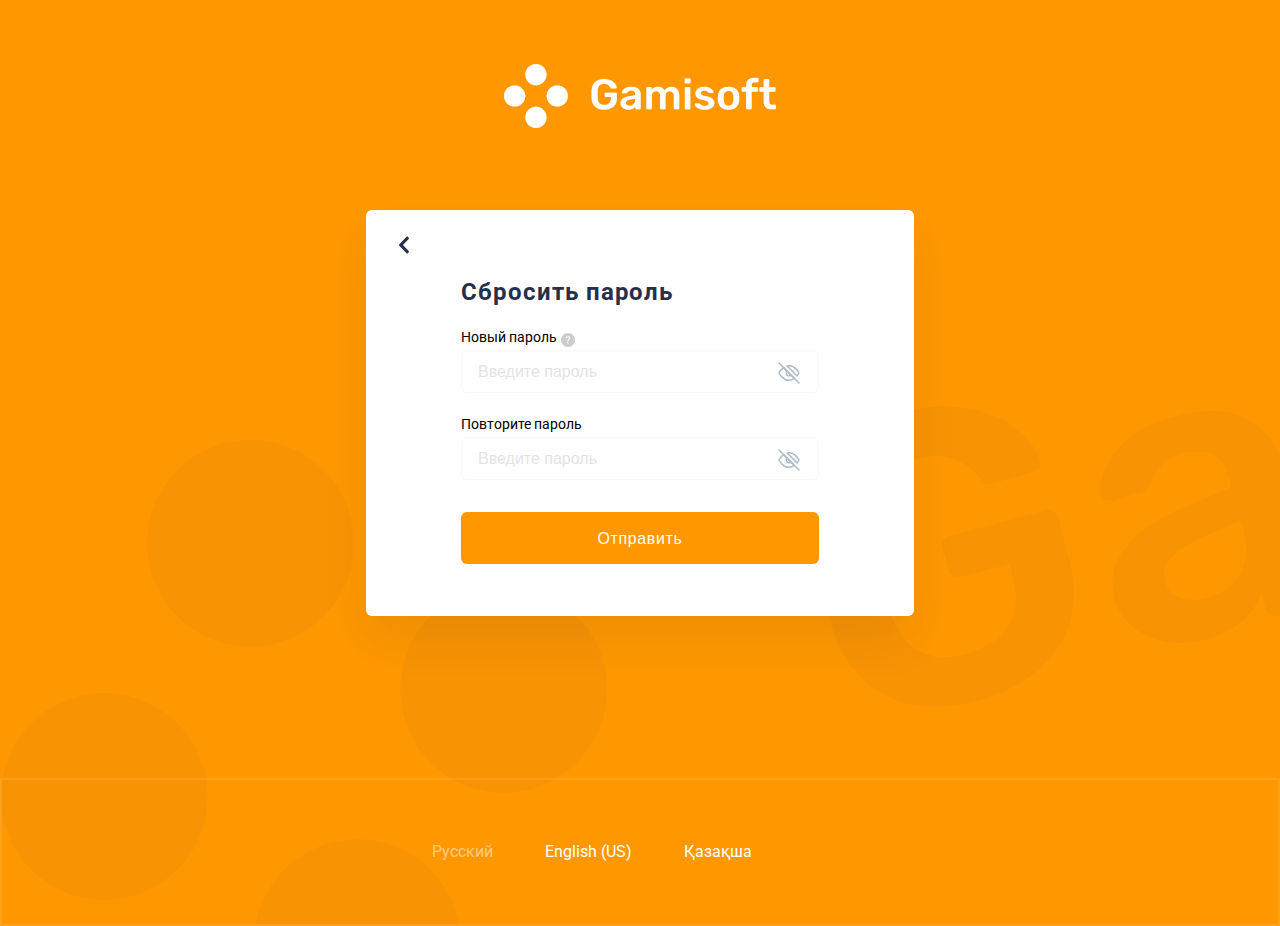
<file: Gamisoft/reset-new-password.html>
<!DOCTYPE html>
<html>
<head>
	<title>Reset new password</title>
	<link rel="stylesheet" type="text/css" href="style.css">
</head>
<body>

	<div class="container-head">
		<div class="header">
			<img src="images/logo.png" alt="logo">
		</div>
	</div>

	<form class="container-reset">
		<div class="reset">
			<img src="images/arrow-left.svg">
			<h1 class="reset-heading">Сбросить пароль</h1>
			<div class="pass-div">
				<label>Новый пароль</label><img src="images/question-mark.svg" class="question-mark">
				<input type="password" class="password" name="Пароль" placeholder="Введите пароль">
				<img src="images/closed-eye.svg" class="closed-eye-1">
			</div>
			<div class="pass-div">
				<label>Повторите пароль</label>
				<input type="password" class="password" name="Пароль" placeholder="Введите пароль">
				<img src="images/closed-eye.svg" class="closed-eye-2">
			</div>

			<input type="submit" class="submit" value="Отправить">
		</div>
	</form>

	<footer class="footer">
		<div class="footer-link">
			<a href="#" class="footer-link" style="opacity: 0.48;">Русский</a>
			<a href="#" class="footer-link">English (US)</a>
			<a href="#" class="footer-link">Қазақша</a>
		</div>
	</footer>
</body>
</html>
</file>
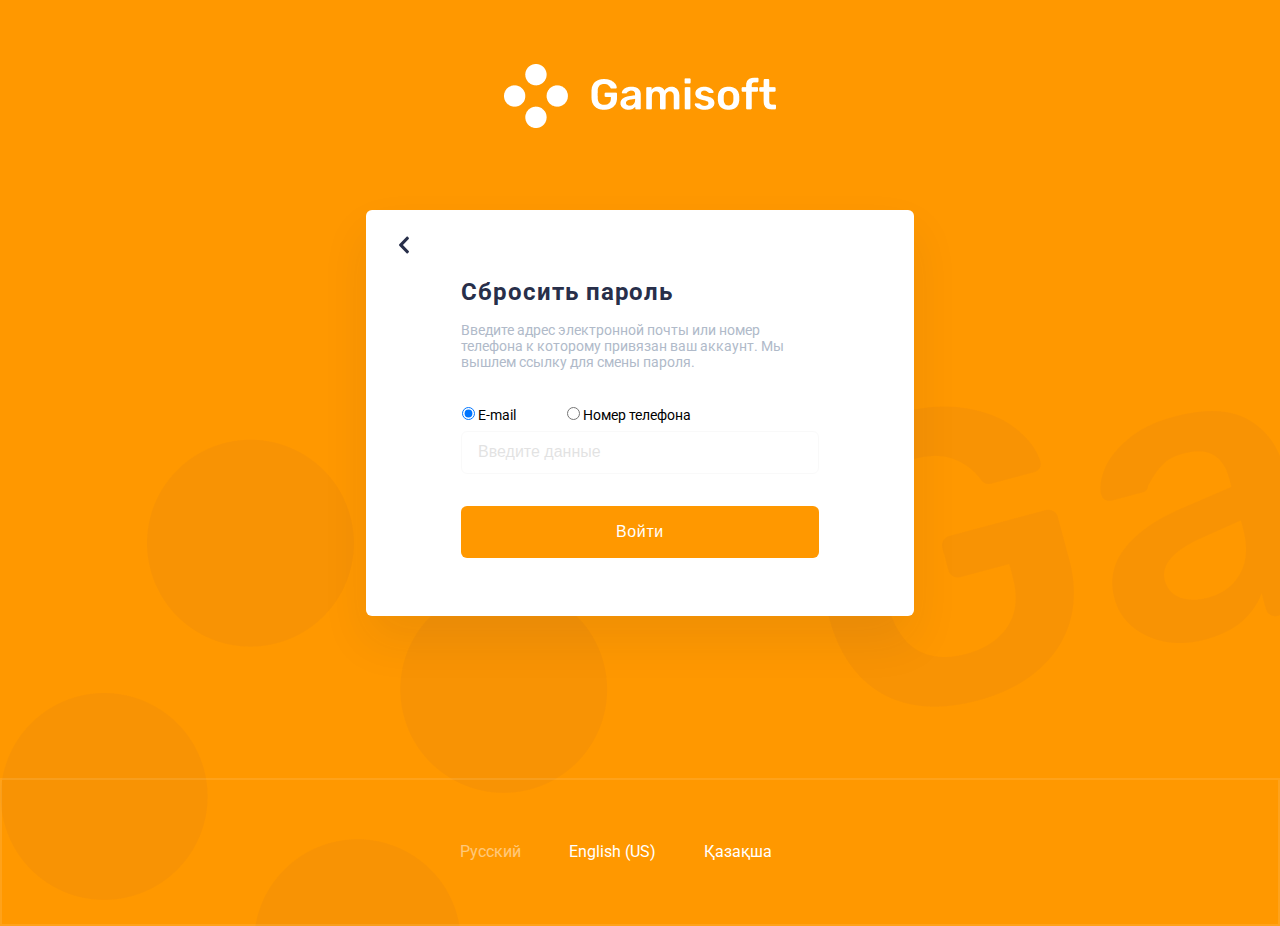
<file: Gamisoft/reset.html>
<!DOCTYPE html>
<html>
<head>
	<link rel="stylesheet" type="text/css" href="style.css">
	<title>Reset password</title>
</head>
<body>

	<div class="container-head">
		<div class="header">
			<img src="images/logo.png" alt="logo">
		</div>
	</div>

	<form class="container-reset">
		<div class="reset">
			<img src="images/arrow-left.svg">
			<h1 class="reset-heading">Сбросить пароль</h1>
			<div class="for-p">
				<p class="reset-paragraph">Введите адрес электронной почты или номер телефона к которому привязан ваш аккаунт. Мы вышлем ссылку для смены пароля.</p>
			</div>
			<div class="radio-main">

				<div class="radio-email">
					<input type="radio" id="contactChoice1" name="contact" value="email" checked>
		     	 	<label for="contactChoice1">E-mail</label>
		     	 </div>
		     	 <div class="radio-phone">
				    <input type="radio" id="contactChoice2" name="contact" value="phone">
				    <label for="contactChoice2">Номер телефона</label>
				 </div>
			</div>
			<div class="email-div">
				<input type="text" class="email" name="email" placeholder="Введите данные">
			</div>
			<input type="submit" class="submit" value="Войти">
		</div>
	</form>

	<footer class="footer">
			<a href="#" class="footer-link" style="opacity: 0.48;">Русский</a>
			<a href="#" class="footer-link">English (US)</a>
			<a href="#" class="footer-link">Қазақша</a>
	</footer>
</body>
</html>
</file>
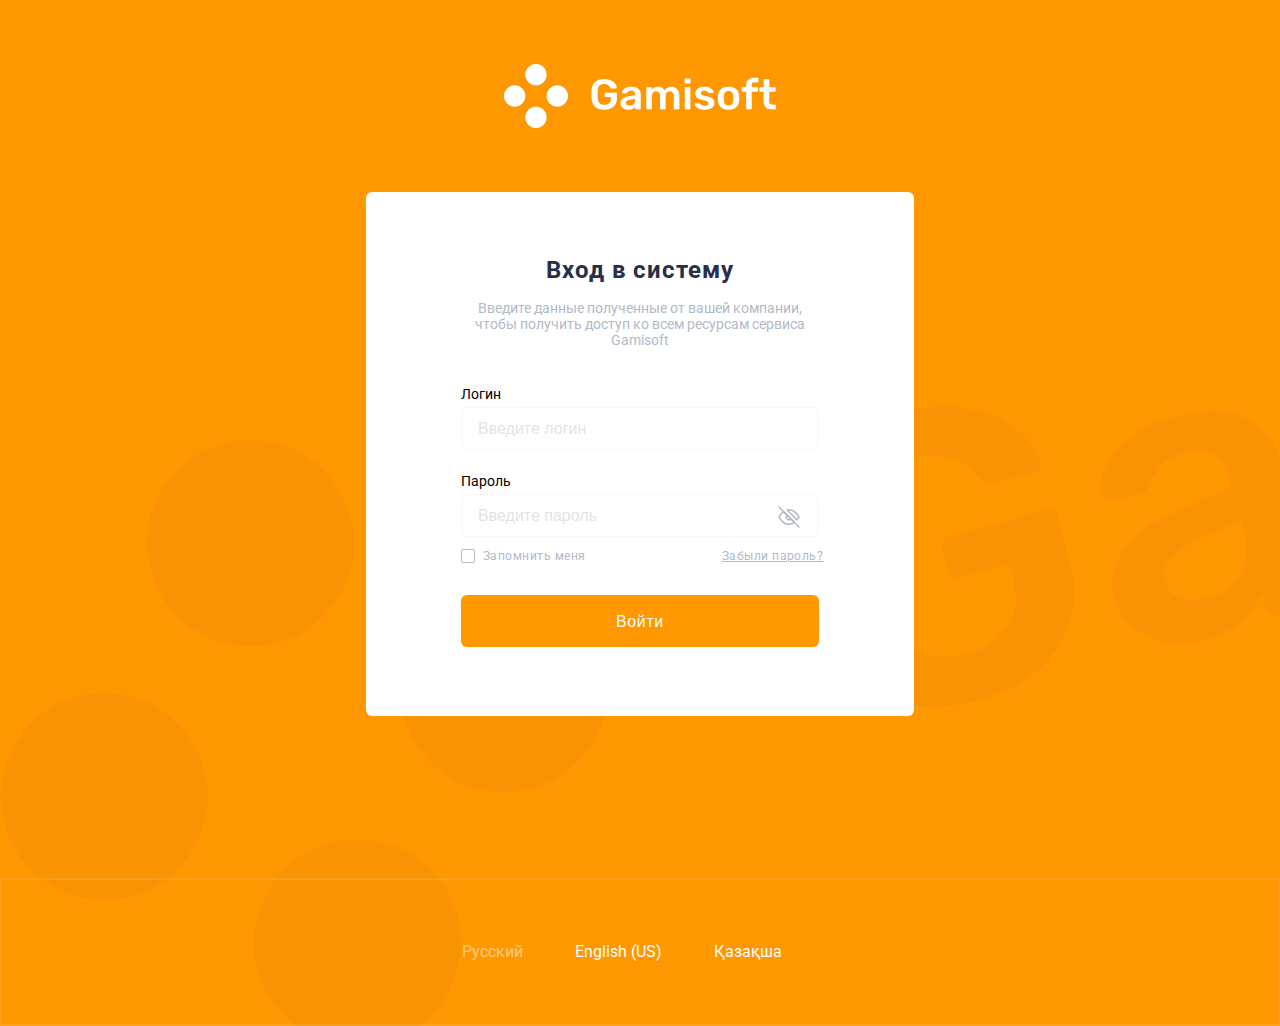
<file: Gamisoft/sign-in.html>
<!DOCTYPE html>
<html>
<head>
	<link rel="stylesheet" type="text/css" href="style.css">
	<title>Gamisoft</title>
</head>
<body>

	<div class="container-head">
		<div class="header">
			<img src="images/logo.png" alt="logo">
		</div>
	</div>
	<form class="container">
		<div class="sign-in">
			<h2 class="heading-sign-in">Вход в систему</h2>
			<div class="for-p">
				<p class="sign-in-paragraph">Введите данные полученные от вашей компании,  чтобы получить доступ ко всем ресурсам 
				сервиса Gamisoft</p>
			</div>
			<div class="log-div">
				<label>Логин</label>
				<input type="text" class="login" name="Логин" placeholder="Введите логин">
			</div>

			<div class="pass-div">
				<label>Пароль</label>
				<input type="password" class="password" name="Пароль" placeholder="Введите пароль">
				<img src="images/closed-eye.svg" class="closed-eye">
			</div>

			<div class="forget-remember">
				<input type="checkbox" class="checkbox" name="checkbox" id="check">
  					<label for="check">Запомнить меня</label>
				<a href="#" class="forgot-link"> Забыли пароль?</a>
			</div>
			<input type="submit" class="submit" value="Войти">

		</div>
	</form>

	<footer class="footer">
		<div class="footer-link">
			<a href="#" class="footer-link" style="opacity: 0.48;margin-left: 60px;">Русский</a>
			<a href="#" class="footer-link">English (US)</a>
			<a href="#" class="footer-link">Қазақша</a>
		</div>
	</footer>
</body>
</html>
</file>
<file: style.css>
@import url('https://fonts.googleapis.com/css?family=Open+Sans:400,700&display=swap');
*,
*::before,
*::after{
    margin: 0;
    padding: 0;
    box-sizing: border-box;
}

html {
    font-family: var(--body-font);
    font-size: 10px;
    color: var(--body-font-color);
    scroll-behavior: smooth;
    font-family: 'Open Sans', sans-serif;
}

.container {
    max-width: 1070px;
}

header{
    background-color: #0E0E0E;
}
.nav-bar {
    padding: 8px 0;
    display: flex;
    justify-content: space-between;
    align-items: center;
}

a {
    text-decoration: none !important;
}

.button {
    background: #C31D28;
    border-radius: 3px;
    color: #fff;
}
.header-block__btn {
    font-size: 1.6rem;
    line-height: 2.2rem;
    padding: 5px 28px 5px 32px;
    position: relative;
}
.header-block__btn::before {
    content: '';
    position: absolute;
    top: 8px;
    left: 8px;
    width: 16px;
    height: 16px;
    background:url('images/map-icon.svg') center no-repeat; 
}
.header-block__btn::after {
    content: '';
    position: absolute;
    top: 11px;
    right: 8px;
    width: 12px;
    height: 12px;
    background:url('images/triangle-down-icon.svg') center no-repeat; 
}
.button:hover {
    color: #fff;
}

.nav-list {
    display: flex;
    justify-content: space-between;
}
.nav-list li {
    list-style: none;
}

.nav-link {
    text-decoration: none;
    color: #fff;
    font-size: 1.3rem;
    font-style: normal;
    font-weight: 600;
    line-height: 1.8rem;
    transition: color .3s;
    margin: 0 12px;
    padding: 23px 0;
    position: relative;
}
.nav-link:hover {
    color: #FF5656;
}

.nav-list .nav-link::after {
    content: '';
    position: absolute;
    width: 100%;
    height: 2px;
    background-color: #FF5656;
    transform: scaleX(0);
    bottom: 0;
    left: 0;
    transition: transform .3s;
}

.nav-link:hover::after {
    transform: scaleX(1);
}
.main-heading {
    font-size: 3.6rem;
    line-height: 4.9rem;
}
.main-title {
    margin-bottom: 2.4rem;
    padding-left: 45px; 
    color: #fff;
    align-items: center;
}
.main-link {
    text-decoration: none;
    color: #fff;
    font-size: 1.3rem;
    line-height: 2.2rem;
}
.main-link:hover {
    color: #fff;
    text-decoration: none;
}
.image-block-description-text{
	font-family: Open Sans;
	font-style: normal;
	font-weight: normal;
	font-size: 16px;
	line-height: 28px;
	text-align: center;
	color: #FFFFFF;
}
.image-block{
  	justify-content: center;
  	max-width: 164px !important;
    background-position: center;
    background-repeat: no-repeat;
    min-height: 430px;
    background-size: cover;
    margin: 0 auto;
    position: relative;
}
.image-block-leftline{
	top: 120px;
	position: relative;
}
.image-block-rightline{
	top: 120px;
	position: relative;
}
.image-block-age-rating{
	position: absolute;
	bottom: 187px;
	left: 0;
}
.image-block-imax{
	position: absolute;
	width: 58px;
	height: 18px;
	left: 0px;
	top: 4px;
	background: linear-gradient(0deg, #FFFFFF, #FFFFFF);
	border-radius: 0px 3px 3px 0px;
}

.today-in-cinema {
    background-color: #141414;
    padding-top: 32px;
}


.hot-price{
	background: #202020;
    padding-top: 32px;
}
.main-heading-hot {
    font-size: 36px;
    line-height: 49px;
    color: #FFD362;
}
.image-block-hot-price{
	position: absolute;
	top: -10px;
	right: -15px;
}


.soon{
	background-color: #141414;
    padding-top: 32px;
}


.image-block-presale{
	position: absolute;
	width: 111px;
	height: 26px;
	background: #FFD362;
	border-radius: 3px 0px 0px 3px;
	text-align:center;
	right: 0px;
	top: 4px;
}
.image-block-presale p{
	font-family: Open Sans;
	font-style: normal;
	font-weight: bold;
	font-size: 13px;
	line-height: 18px;
	color: #0E0E0E;
	padding-top: 4px;
}
.image-block-rectangle{
	position: absolute;
	width: 96px;
	height: 26px;
	background: #C31D28;
	text-align:center;
	border-radius: 3px 0px 0px 3px;
	right: 0;
	bottom: 187px;
}
.image-block-rectangle p{
	font-family: Open Sans;
	font-style: normal;
	font-weight: bold;
	font-size: 13px;
	line-height: 18px;
	color: #FFFFFF;
	padding-top: 4px;
}
.theatre{
	background-color: #141414;
    padding-top: 32px;
}
.market-up{
	position: absolute;
	background: #0E0E0E;
	opacity: 0.8;
	border-radius: 22px;
	width: 82px;
	height: 22px;
	left: 4px;
	top: 4px;
	text-align:center;
}
.market-down{
	position: absolute;
	width: 164px;
	height: 64px;
	left: calc(50% - 164px/2);
	bottom: 180px;
	background: #0E0E0E;
	opacity: 0.8;
	border-radius: 0px 0px 3px 3px;
	text-align:center;
}
.market-up p{
	font-family: Open Sans;
	font-style: normal;
	font-weight: bold;
	font-size: 13px;
	line-height: 18px;
	color: white;
	border-radius: 3px;
	padding-top: 2px;
}
.market-down p{
	font-family: Open Sans;
	font-style: normal;
	font-weight: bold;
	font-size: 13px;
	line-height: 18px;
	color: white;
	border-radius: 3px;
	padding-top: 15px;
}
.news {
    background-color: #141414;
    padding-top: 32px;
}
.main-title-news {
    margin-bottom: 24px; 
    color: #fff;
    align-items: center;
}
.image-group {
    justify-content: space-between;
}
.image-block-news {
    max-width: 30.4rem !important;
    background-position: center;
    background-repeat: no-repeat;
    min-height: 43rem;
    background-size: cover;
    position: relative;
    margin: 0 auto;
}

.image-block-description-news {
    padding: 16px;
    position: absolute;
    background: #fff;
    bottom: 0;
    font-size: 1.3rem;
    line-height: 2.2rem;
}
.image-block-description-date {
    margin-bottom: 8px;
}

.image-block-description-heading {
    font-size: 1.6rem;
    margin-bottom: 8px;
}




footer {
    background-color: black;
    font-size: 13px;
    line-height: 22px;
    padding: 56px 0;
}
.footer-text-title {
    color: #AAAAAA;
    font-weight: normal;
    font-size: 13px;
    line-height: 22px;
}
.footer-row{
	display: flex;
    justify-content: space-between;
}
.footer-nav ul li a{
    font-weight: normal;
    font-size: 16px;
    line-height: 28px;
}
.footer-card {
    max-width: 212px;
}
.footer-apps {
    display: flex;
    justify-content: space-between;
}

.footer-nav ul {
    list-style: none;
}
.footer-nav ul li a {
    transition: color .2s;
}

.footer-nav ul li a:hover {
    color: #AAAAAA;
    text-decoration: none;
}

.footer-main-text {
    font-size: 16px;
    line-height: 28px;
    color: #fff;
}
</file>
<file: Kinopark/style.css>
@import url('https://fonts.googleapis.com/css?family=Open+Sans:400,700&display=swap');
*,
*::before,
*::after{
    margin: 0;
    padding: 0;
    box-sizing: border-box;
}

html {
    font-family: var(--body-font);
    font-size: 10px;
    color: var(--body-font-color);
    scroll-behavior: smooth;
    font-family: 'Open Sans', sans-serif;
}

.container {
    max-width: 1070px;
}

header{
    background-color: #0E0E0E;
}
.nav-bar {
    padding: 8px 0;
    display: flex;
    justify-content: space-between;
    align-items: center;
}

a {
    text-decoration: none !important;
}

.button {
    background: #C31D28;
    border-radius: 3px;
    color: #fff;
}
.header-block__btn {
    font-size: 1.6rem;
    line-height: 2.2rem;
    padding: 5px 28px 5px 32px;
    position: relative;
}
.header-block__btn::before {
    content: '';
    position: absolute;
    top: 8px;
    left: 8px;
    width: 16px;
    height: 16px;
    background:url('images/map-icon.svg') center no-repeat; 
}
.header-block__btn::after {
    content: '';
    position: absolute;
    top: 11px;
    right: 8px;
    width: 12px;
    height: 12px;
    background:url('images/triangle-down-icon.svg') center no-repeat; 
}
.button:hover {
    color: #fff;
}

.nav-list {
    display: flex;
    justify-content: space-between;
}
.nav-list li {
    list-style: none;
}

.nav-link {
    text-decoration: none;
    color: #fff;
    font-size: 1.3rem;
    font-style: normal;
    font-weight: 600;
    line-height: 1.8rem;
    transition: color .3s;
    margin: 0 12px;
    padding: 23px 0;
    position: relative;
}
.nav-link:hover {
    color: #FF5656;
}

.nav-list .nav-link::after {
    content: '';
    position: absolute;
    width: 100%;
    height: 2px;
    background-color: #FF5656;
    transform: scaleX(0);
    bottom: 0;
    left: 0;
    transition: transform .3s;
}

.nav-link:hover::after {
    transform: scaleX(1);
}
.main-heading {
    font-size: 3.6rem;
    line-height: 4.9rem;
}
.main-title {
    margin-bottom: 2.4rem;
    padding-left: 45px; 
    color: #fff;
    align-items: center;
}
.main-link {
    text-decoration: none;
    color: #fff;
    font-size: 1.3rem;
    line-height: 2.2rem;
}
.main-link:hover {
    color: #fff;
    text-decoration: none;
}
.image-block-description-text{
	font-family: Open Sans;
	font-style: normal;
	font-weight: normal;
	font-size: 16px;
	line-height: 28px;
	text-align: center;
	color: #FFFFFF;
}

.image-block{
  	justify-content: center;
  	max-width: 164px !important;
    background-position: center;
    background-repeat: no-repeat;
    min-height: 430px;
    background-size: cover;
    margin: 0 auto;
    position: relative;
}
.image-block-leftline{
	top: 120px;
	position: relative;
}
.image-block-rightline{
	top: 120px;
	position: relative;
}
.image-block-age-rating{
	position: absolute;
	bottom: 187px;
	left: 0;
}
.image-block-imax{
	position: absolute;
	width: 58px;
	height: 18px;
	left: 0px;
	top: 4px;
	background: linear-gradient(0deg, #FFFFFF, #FFFFFF);
	border-radius: 0px 3px 3px 0px;
}

.today-in-cinema {
    background-color: #141414;
    padding-top: 32px;
}


.hot-price{
	background: #202020;
    padding-top: 32px;
}
.main-heading-hot {
    font-size: 36px;
    line-height: 49px;
    color: #FFD362;
}
.image-block-hot-price{
	position: absolute;
	top: -10px;
	right: -15px;
}


.soon{
	background-color: #141414;
    padding-top: 32px;
}


.image-block-presale{
	position: absolute;
	width: 111px;
	height: 26px;
	background: #FFD362;
	border-radius: 3px 0px 0px 3px;
	text-align:center;
	right: 0px;
	top: 4px;
}
.image-block-presale p{
	font-family: Open Sans;
	font-style: normal;
	font-weight: bold;
	font-size: 13px;
	line-height: 18px;
	color: #0E0E0E;
	padding-top: 4px;
}
.image-block-rectangle{
	position: absolute;
	width: 96px;
	height: 26px;
	background: #C31D28;
	text-align:center;
	border-radius: 3px 0px 0px 3px;
	right: 0;
	bottom: 187px;
}
.image-block-rectangle p{
	font-family: Open Sans;
	font-style: normal;
	font-weight: bold;
	font-size: 13px;
	line-height: 18px;
	color: #FFFFFF;
	padding-top: 4px;
}
.theatre{
	background-color: #141414;
    padding-top: 32px;
}
.market-up{
	position: absolute;
	background: #0E0E0E;
	opacity: 0.8;
	border-radius: 22px;
	width: 82px;
	height: 22px;
	left: 4px;
	top: 4px;
	text-align:center;
}
.market-down{
	position: absolute;
	width: 164px;
	height: 64px;
	left: calc(50% - 164px/2);
	bottom: 180px;
	background: #0E0E0E;
	opacity: 0.8;
	border-radius: 0px 0px 3px 3px;
	text-align:center;
}
.market-up p{
	font-family: Open Sans;
	font-style: normal;
	font-weight: bold;
	font-size: 13px;
	line-height: 18px;
	color: white;
	border-radius: 3px;
	padding-top: 2px;
}
.market-down p{
	font-family: Open Sans;
	font-style: normal;
	font-weight: bold;
	font-size: 13px;
	line-height: 18px;
	color: white;
	border-radius: 3px;
	padding-top: 15px;
}
.news {
    background-color: #141414;
    padding-top: 32px;
}
.main-title-news {
    margin-bottom: 24px; 
    color: #fff;
    align-items: center;
}
.image-group {
    justify-content: space-between;
}
.image-block-news {
    max-width: 30.4rem !important;
    background-position: center;
    background-repeat: no-repeat;
    min-height: 43rem;
    background-size: cover;
    position: relative;
    margin: 0 auto;
}
.image-block-description-text-news{
    padding-top: 8px;
    font-family: Open Sans;
    font-style: normal;
    font-weight: normal;
    font-size: 13px;
    line-height: 22px;
    text-align: center;
    color: #4E4E4E;
}

.image-block-description-news {
    padding: 16px;
    position: absolute;
    background: #fff;
    bottom: 0;
    font-size: 1.3rem;
    line-height: 2.2rem;
}
.image-block-description-date {
    margin-bottom: 8px;
}

.image-block-description-heading {
    font-size: 1.6rem;
    margin-bottom: 8px;
}




footer {
    background-color: black;
    font-size: 13px;
    line-height: 22px;
    padding: 56px 0;
}
.footer-text-title {
    color: #AAAAAA;
    font-weight: normal;
    font-size: 13px;
    line-height: 22px;
}
.footer-row{
	display: flex;
    justify-content: space-between;
}
.footer-nav ul li a{
    font-weight: normal;
    font-size: 16px;
    line-height: 28px;
}
.footer-card {
    max-width: 212px;
}
.footer-apps {
    display: flex;
    justify-content: space-between;
}

.footer-nav ul {
    list-style: none;
}
.footer-nav ul li a {
    transition: color .2s;
}

.footer-nav ul li a:hover {
    color: #AAAAAA;
    text-decoration: none;
}

.footer-main-text {
    font-size: 16px;
    line-height: 28px;
    color: #fff;
}
</file>
<file: Tic tac toe/style.css>
*,
*::before,
*::after{
    margin: 0;
    padding: 0;
    box-sizing: border-box;
}
html{
    background-color: aliceblue;
}
.player-score-container{
    margin-top: 20px;
    display: flex;
}
.player-0,.player-1{
    text-align: center;
    font-size: 25px;
    position: absolute;
}
.player-0{
    margin-left: 20%;
}
.player-1{
    margin-left: 63%;
}
.player-0-header{
    color: royalblue;
}
.player-1-header{
    color: rgb(218, 20, 20);
}
.container{
    margin-top: 5%;
    margin-left: 480px;
    width: 460px;
}
.header{
    text-align: center;
    font-size: 60px;
    margin-bottom: 30px;
    
}
.container-btn{
    display: flex;
    flex-wrap: wrap; 
}
.btn{
    width: 150px;
    height: 150px;
    display: block;
    background-color: rosybrown;
    font-size: 60px;
    outline: none;
}
.btn:hover{
    background-color: rgb(245, 137, 137);
    border-radius: 10px;
}
.btn-restart{
    width: 200px;
    height: 70px;
    margin-top: 30px;
    margin-left: 600px;
    background-color: thistle;
    border-radius: 40px;
    color: rgb(202, 84, 63);
    font-size: 20px;
    font-weight: bold;
    outline: none;
}
.btn-restart:hover{
    background-color: rgb(245, 137, 137);;
}
.winner {
     color: rgb(236, 236, 74); 
     border-radius: 30px;
}
#draw-id{
    margin-left: 45%;
    font-size: 30px;
}
</file>
<file: Gamisoft/style-check.css>
/*GENERAL PART*/
*,
*::before,
*::after{
    margin: 0;
    padding: 0;
    box-sizing: border-box;
}
html{
	background: #FFFFFF;
	font-family: 'Roboto', sans-serif;
	font-size: 14px;
	font-style: normal;
	font-weight: normal;
}
.container-check{
	max-width: 358px;
	margin: 198.24px auto 0;
	height: 332px;
	display: flex;
	justify-content: center;
}
.check-mail{
	width: 100%;
	align-items: center;
	text-align: center;
	height: 100%;
	display: inline-block;
}
.check-heading{
	padding-top: 24px;
}
.check-paragraph{
	margin-top: 8px;
	font-size: 16px;
	line-height: 19px;
	text-align: center;

	/* Gray / Additional 2 */

	color: #B0BAC9;	
}
.submit{
	display: inline-block;
	width: 358px;
	height: 52px;
	margin-top: 30px;
	background: #FF9800;
	border-radius: 6px;
	border: none;
	font-size: 114%;
	line-height: 19px;
	/* identical to box height */

	text-align: center;
	letter-spacing: 0.04em;

	/* White */

	color: #FFFFFF;
}

.send-again-check{
	display: inline-block;
	margin-top: 16px;

	line-height: 16px;
	/* identical to box height, or 114% */

	text-align: center;
	letter-spacing: 0.5px;
	text-decoration-line: underline;

	/* Black */

	color: #282F4A;
}

/*FOOTER*/
.footer{
	border: 2px solid #F4F5F9;
	padding-top: 62px;
	margin-top: 287px; 
	padding-bottom: 63px;
	display: flex;
  	align-items: center;
  	justify-content: center;
}

.footer-link{
	font-size: 114%;
	line-height: 19px;
	/* identical to box height */
	text-decoration-line: none;
	text-align: center;
	/* White */	
	color: #25283C;
	margin-right: 48px;
}
</file>
<file: Gamisoft/style.css>
@import url("https://fonts.googleapis.com/css?family=Roboto&display=swap" );
/*GENERAL PART*/
*,
*::before,
*::after{
    margin: 0;
    padding: 0;
    box-sizing: border-box;
}
html{
	background: #FF9800;
	background-image: url(images/union.png);
	font-family: 'Roboto', sans-serif;
	font-size: 14px;
	font-style: normal;
	font-weight: normal;
}
.container{
	max-width: 548px;
	margin: 0 auto;
}
/*HEADER AND LOGO*/
.container-head{
	max-width: 548px;
	margin: 0 auto;
}
.header{
	margin-left: 138px;
	padding-top: 64px;
	display: flex;
}
/*SIGN IN*/

.sign-in{
	margin-top: 64px;
	background-color: #fff;
	width: 548px;
	height: 524px;
	border-radius: 6px; 
}
.heading-sign-in{
	padding-top: 64px;
	font-style: normal;
/*	font-weight: 500;*/
	font-size: 24px;
	line-height: 28px;
	text-align: center;
	letter-spacing: 0.04em;
	text-align:center;
	/* Black */

	color: #282F4A;
}
.sign-in-paragraph{
	font-size: 100%;
	line-height: 16px;
	text-align: center;

	/* Gray / Additional 2 */

	color: #B0BAC9;
}
.for-p{
	padding-top: 16px;
	width: 358px;
	margin-left: 95px;
}





.sign-in .text{
	padding-top: 38px;
}
	
.log-div,.pass-div{

	width: 358px;
	margin-left: 95px;
}
.log-div{
	margin-top: 38px;
}
.login,.password{ 
	margin-top: 5px;
	width: 100%;
	height: 43px;
	font-size: 114%;
	line-height: 19px;
	/* identical to box height */
	border: 1.5px solid #E0E0E5;
	box-sizing: border-box;
	border-radius: 6px;

	/* Black */

	color: #282F4A;
	opacity: 0.2;

    outline: none;
    overflow: hidden;
    padding: 12px 16px;
    font-size: 16px;

}

.pass-div{
	position: relative;
	margin-top: 23px;
}
.pass-div input{
	position: relative;
}
.pass-div .closed-eye{
	position: absolute;
	right: 5.33%;
	bottom: 14.63%;
}

.pass-div .closed-eye-1{
	position: absolute;
	right: 5.33%;
	bottom: 14.63%;
}

.pass-div .closed-eye-2{
	position: absolute;
	right: 5.33%;
	bottom: 14.7%;
}
.question-mark{
	position: absolute;
	left: 67px;
	top: -22px;
}

.question-mark:hover{
	margin-left: 45px; 
	margin-top: 7px; 
	background-image: url(images/notification.png);
	width: 255px;
	height: 34px;
}


.forget-remember{
	margin-top: 12px; 
	margin-left: 95px; 
	display: flex;
}

/*.forget-remember p{
	font-size: 86%;
	line-height: 14px;
	 identical to box height 
	letter-spacing: 0.04em;
	margin-left: 8px;
}
*/
.forgot-link{
	padding-left: 136px;
	font-size: 86%;
	line-height: 14px;
	text-align: right;
	letter-spacing: 0.04em;
	text-decoration-line: underline;

	/* Gray / Additional 2 */

	color: #B0BAC9;
}

.forget-remember {
    display: flex;
    align-items: center;
    position: relative;
    line-height: 14px;
}

.forget-remember input {
    display: none;
}

.forget-remember label {
    font-size: 85%;
    line-height: 14px;
    padding-left: 22px;
    letter-spacing: 0.04em;
    color: #B0BAC9;
    position: relative;
    cursor: pointer;
    /* vertical-align: middle; */
}

.forget-remember label::before {
    content: '';
    position: absolute;
    left: 0;
    right: 0;
    width: 14px;
    height: 14px;
    box-sizing: border-box;
    border: 1px solid #B0BAC9;
    border-radius: 2px;
    /* vertical-align: middle; */
}   

input.checkbox:checked + label::before {
    background-color: #FF9800;
    background-image: url(images/checked.svg);
    /* background-size: cover; */
    background-repeat: no-repeat;
    background-position: center;
    border: none;
}



.submit{
	margin-top: 32px;
	margin-left: 95px; 
	width: 358px;
	height: 52px;

	background: #FF9800;
	border-radius: 6px;
	border: none;
	font-size: 114%;
	line-height: 19px;
	/* identical to box height */

	text-align: center;
	letter-spacing: 0.04em;

	/* White */

	color: #FFFFFF;

}



/*FOOTER*/
.footer{
	border: 2px solid rgba(255, 255, 255, 0.1);
	padding-top: 62px;
	margin-top: 162px; 
	padding-bottom: 63px;
	display: flex;
  	align-items: center;
  	justify-content: center;
}

.footer-link{
	font-size: 114%;
	font-size: 16px;

	line-height: 19px;
	/* identical to box height */
	text-decoration-line: none;
	text-align: center;
	/* White */	
	color: #FFFFFF;
	margin-right: 48px;
}



/*RESET PASSWORD*/

.container-reset{
	max-width: 548px;
	margin: 0 auto;
}
.reset{
	margin-top: 82.24px; 
	width: 100%;
	height: 406px;
	background: #FFFFFF;
	box-shadow: 0px 24px 48px rgba(37, 40, 59, 0.08);
	border-radius: 6px;
}
.reset img{
	padding-left: 33.08px;
	padding-top: 25.47px;
}
.reset-heading{
	padding-left: 95px;
	padding-top: 21.47px;
	font-size: 171%;
	line-height: 28px;
	letter-spacing: 0.04em;

	/* Black */

	color: #282F4A;
}
.reset-paragraph{

	line-height: 16px;

	/* Gray / Additional 2 */

	color: #B0BAC9;
}


.radio-main{
	display: flex;
	align-items: center;
	margin-top: 37px; 
	margin-left: 95.78px; 
}
.radio-phone{
	margin-left: 51.11px; 
}
.email-div{

	width: 358px;
	margin-left: 95px;
}
.email-div{
	margin-top: 7.5px;
}
.email{
	border-radius: 6px;
	border: solid 1.5px #E5E5E5;
	width: 100%;
	height: 43px;
	font-size: 114%;
	line-height: 19px;
	/* identical to box height */


	/* Black */

	color: #282F4A;
	opacity: 0.2;


    outline: none;
    overflow: hidden;
    padding: 12px 16px;
    font-size: 16px;
}



/*PHONE-CODE*/

.container-phone-code{
	max-width: 548px;
	margin: 0 auto;
}
.phone-code-block{
	margin-top: 82.24px; 
	width: 100%;
	height: 350px;
	background: #FFFFFF;
	box-shadow: 0px 24px 48px rgba(37, 40, 59, 0.08);
	border-radius: 6px;
}

.phone-code-block img{
	padding-left: 33.08px;
	padding-top: 25.47px;
}
.phone-code-heading{
	padding-left: 95px;
	padding-top: 21.47px;
	font-size: 171%;
	line-height: 28px;
	letter-spacing: 0.04em;

	/* Black */

	color: #282F4A;
}
.phone-code-paragraph{

	line-height: 16px;

	/* Gray / Additional 2 */

	color: #B0BAC9;
}
span{
	line-height: 16px;
	color: #282F4A;
}

.code-submit-div{
	display: inline-block;
}
.sms-code{
	margin-left: 95px;
	margin-top: 36px;
	width: 167px;
	height: 52px;
	border: 1px solid #E0E0E6;
	box-sizing: border-box;
	border-radius: 5px;
}
.submit-code{
		/*margin-top: 32px;
	margin-left: 95px;*/ 
	margin-left: 24px; 
	width: 167px;
	height: 52px;

	background: #FF9800;
	border-radius: 6px;
	border: none;
	font-size: 114%;
	line-height: 19px;
	/* identical to box height */

	text-align: center;
	letter-spacing: 0.04em;

	/* White */

	color: #FFFFFF;
}
.send-again{
	letter-spacing: 0.5px;
	text-decoration-line: underline;
	margin-left: 95px;
	margin-top: 24px;
	/* Black */

	color: #282F4A;
	display: block;
}
</file>
